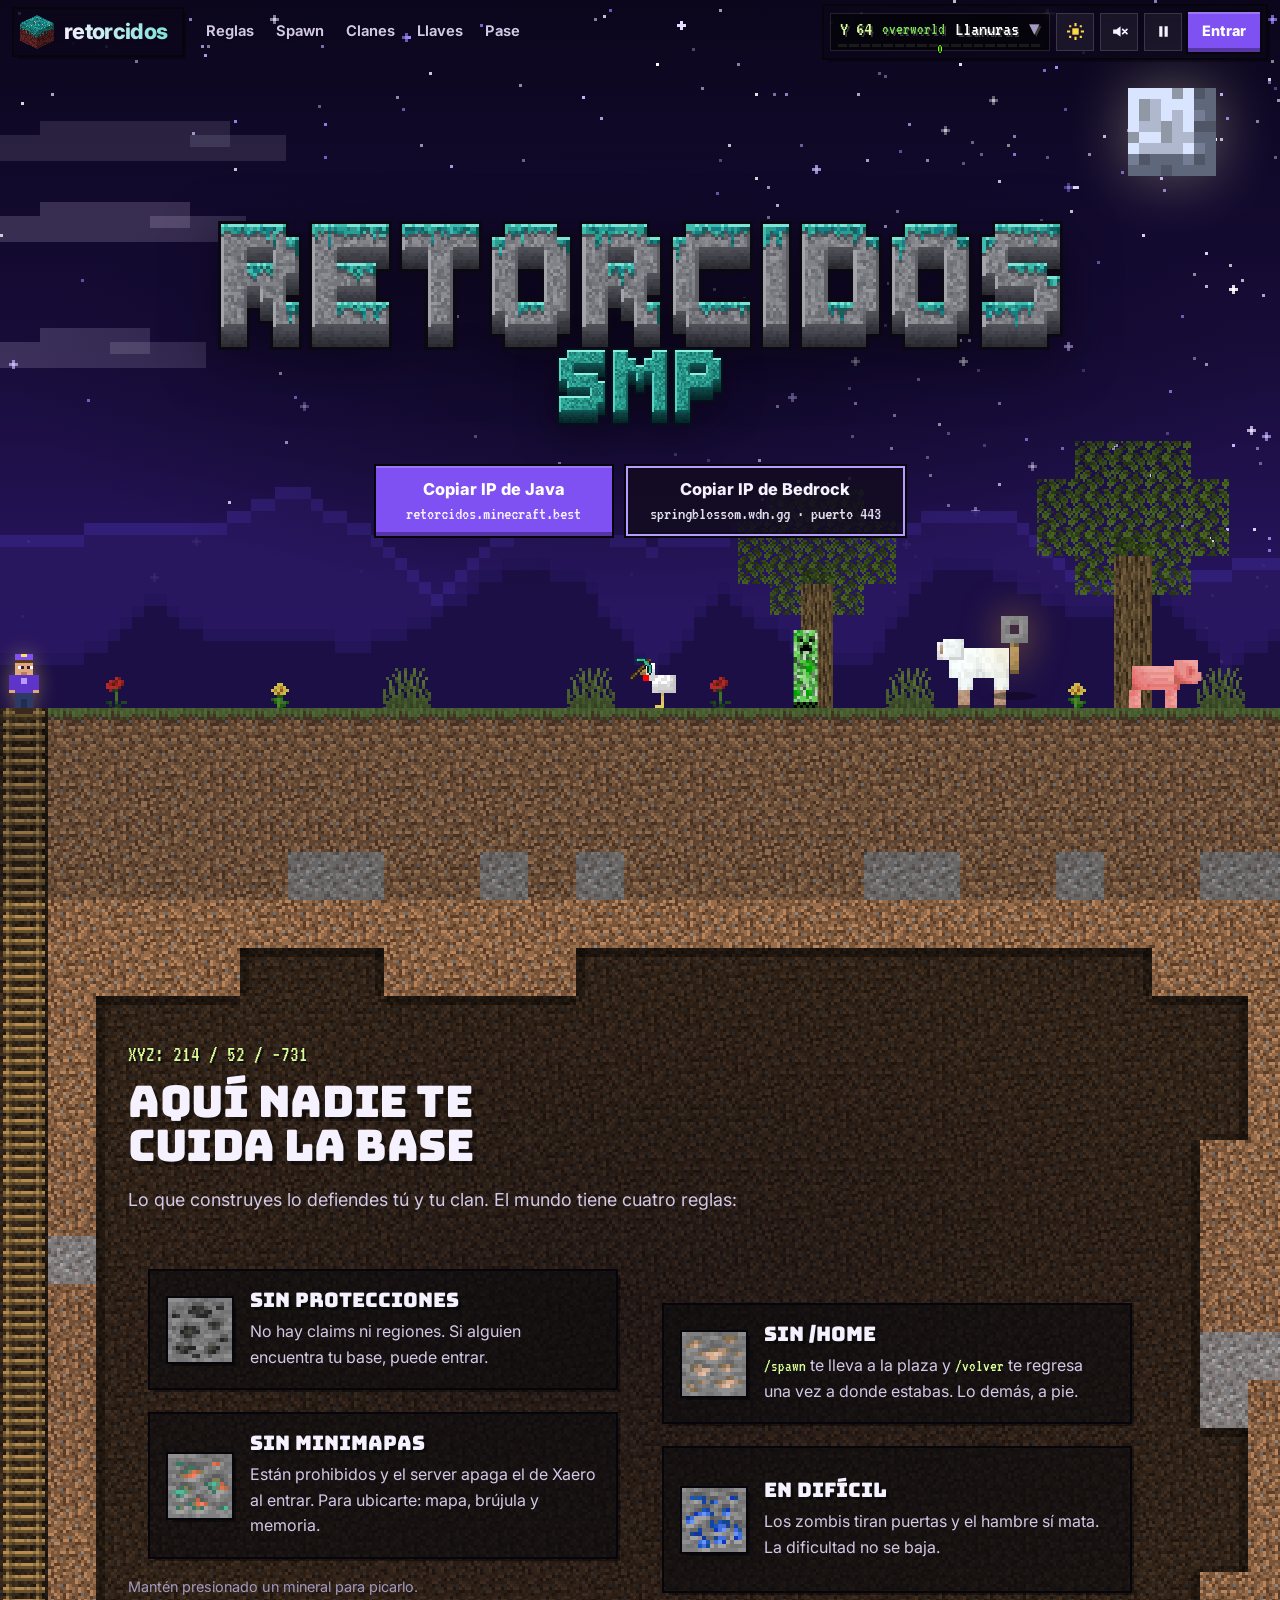
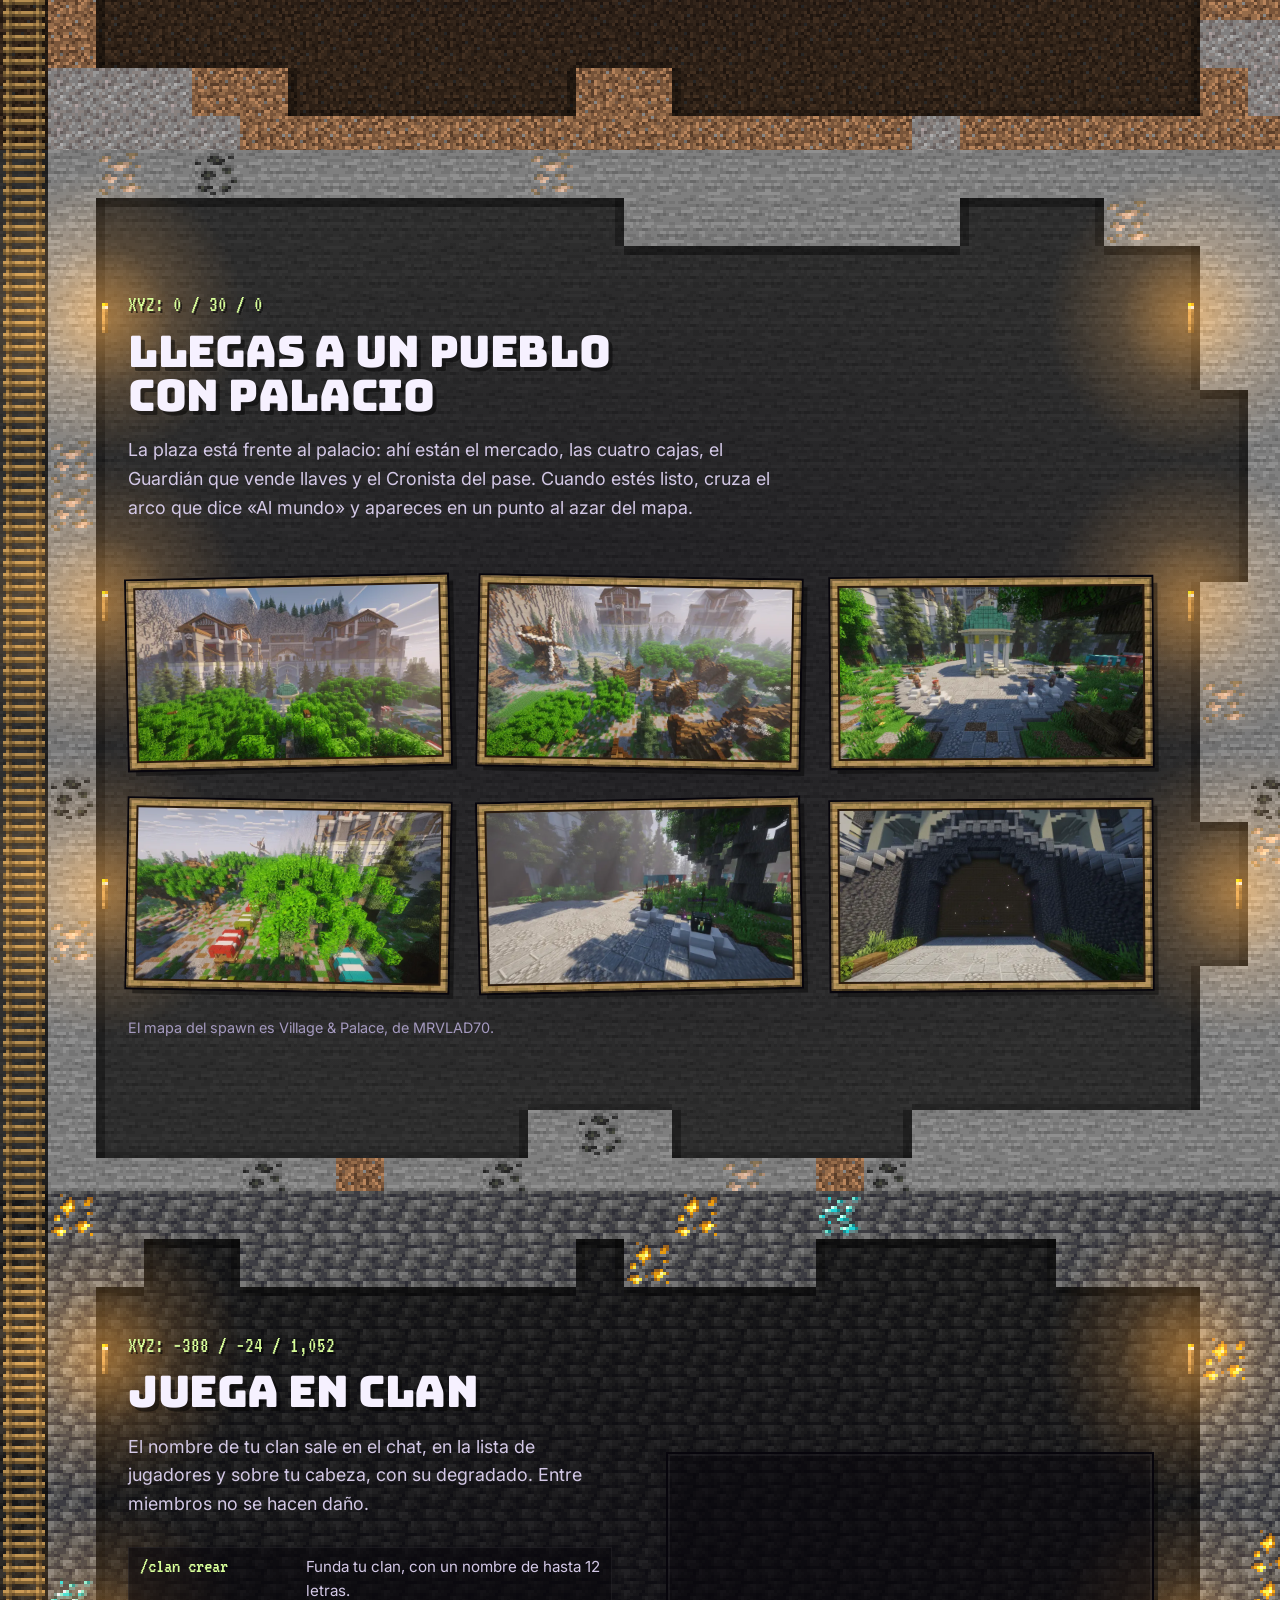
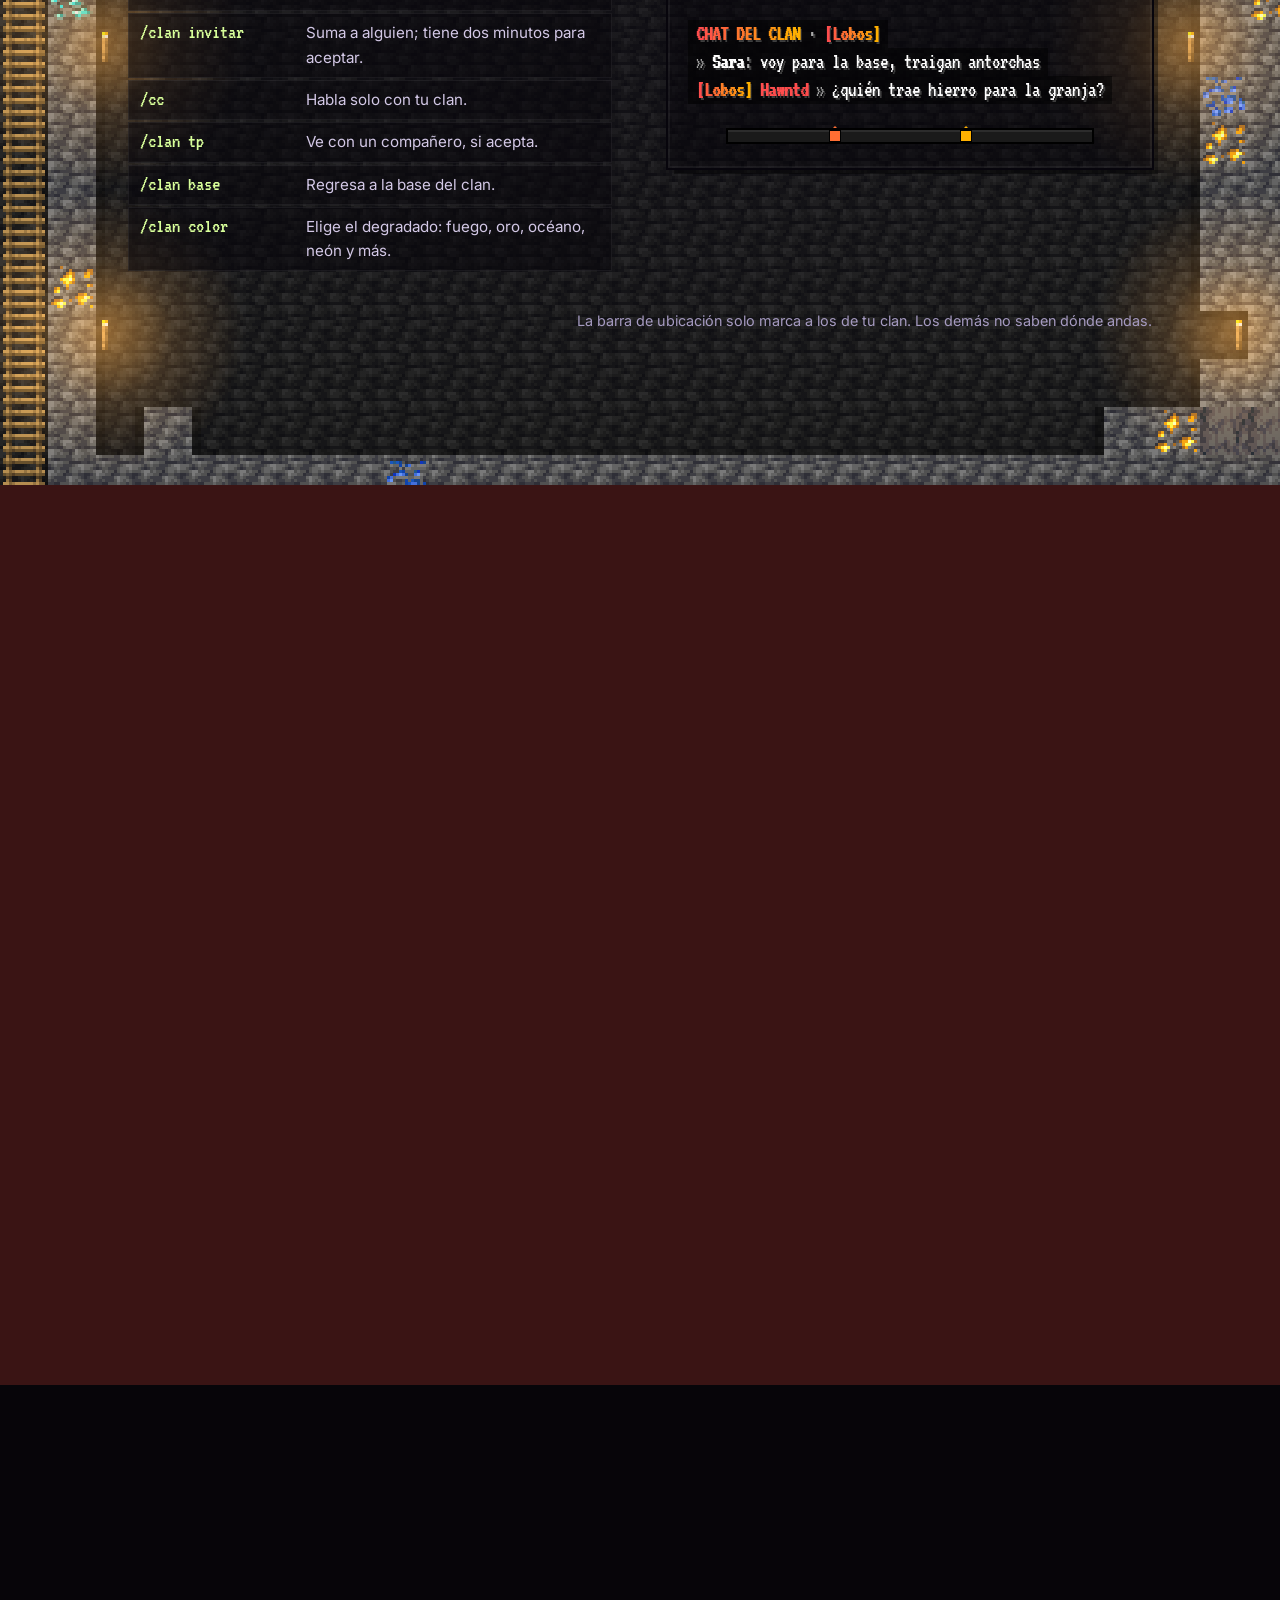
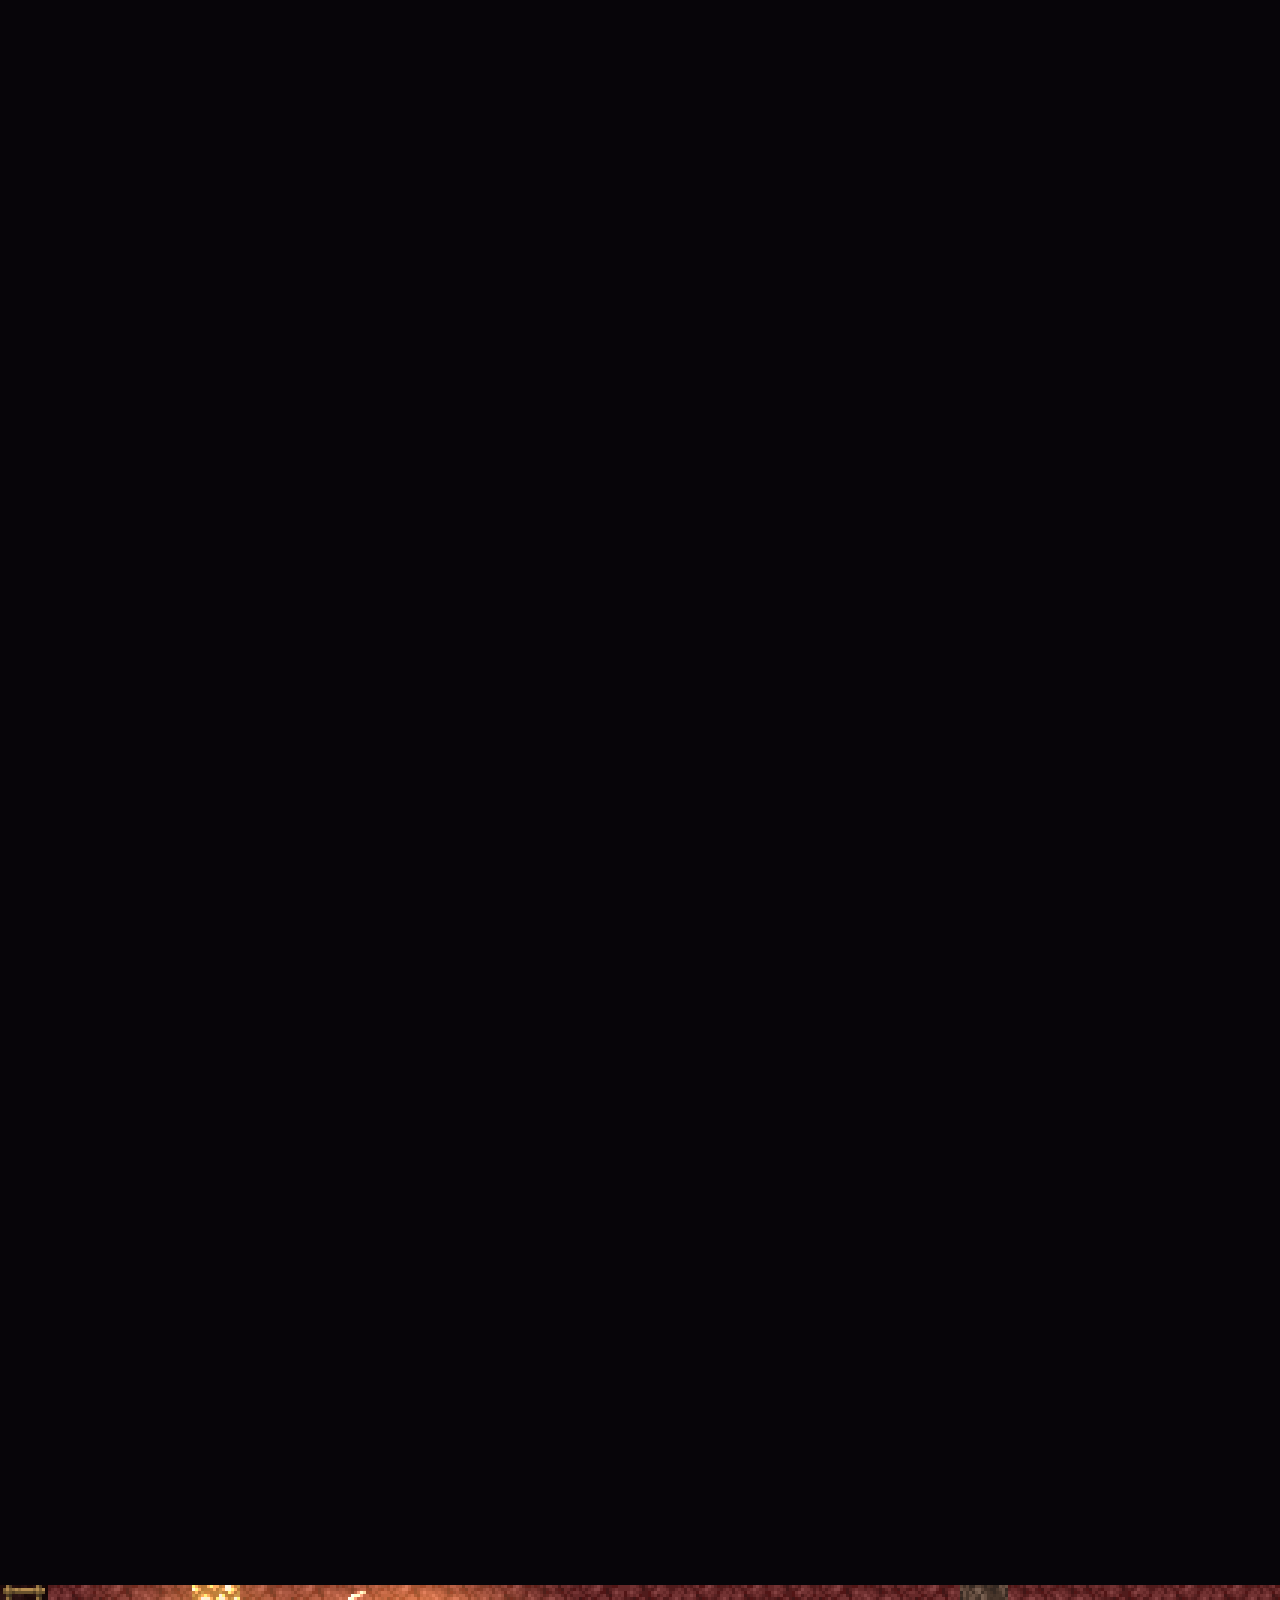
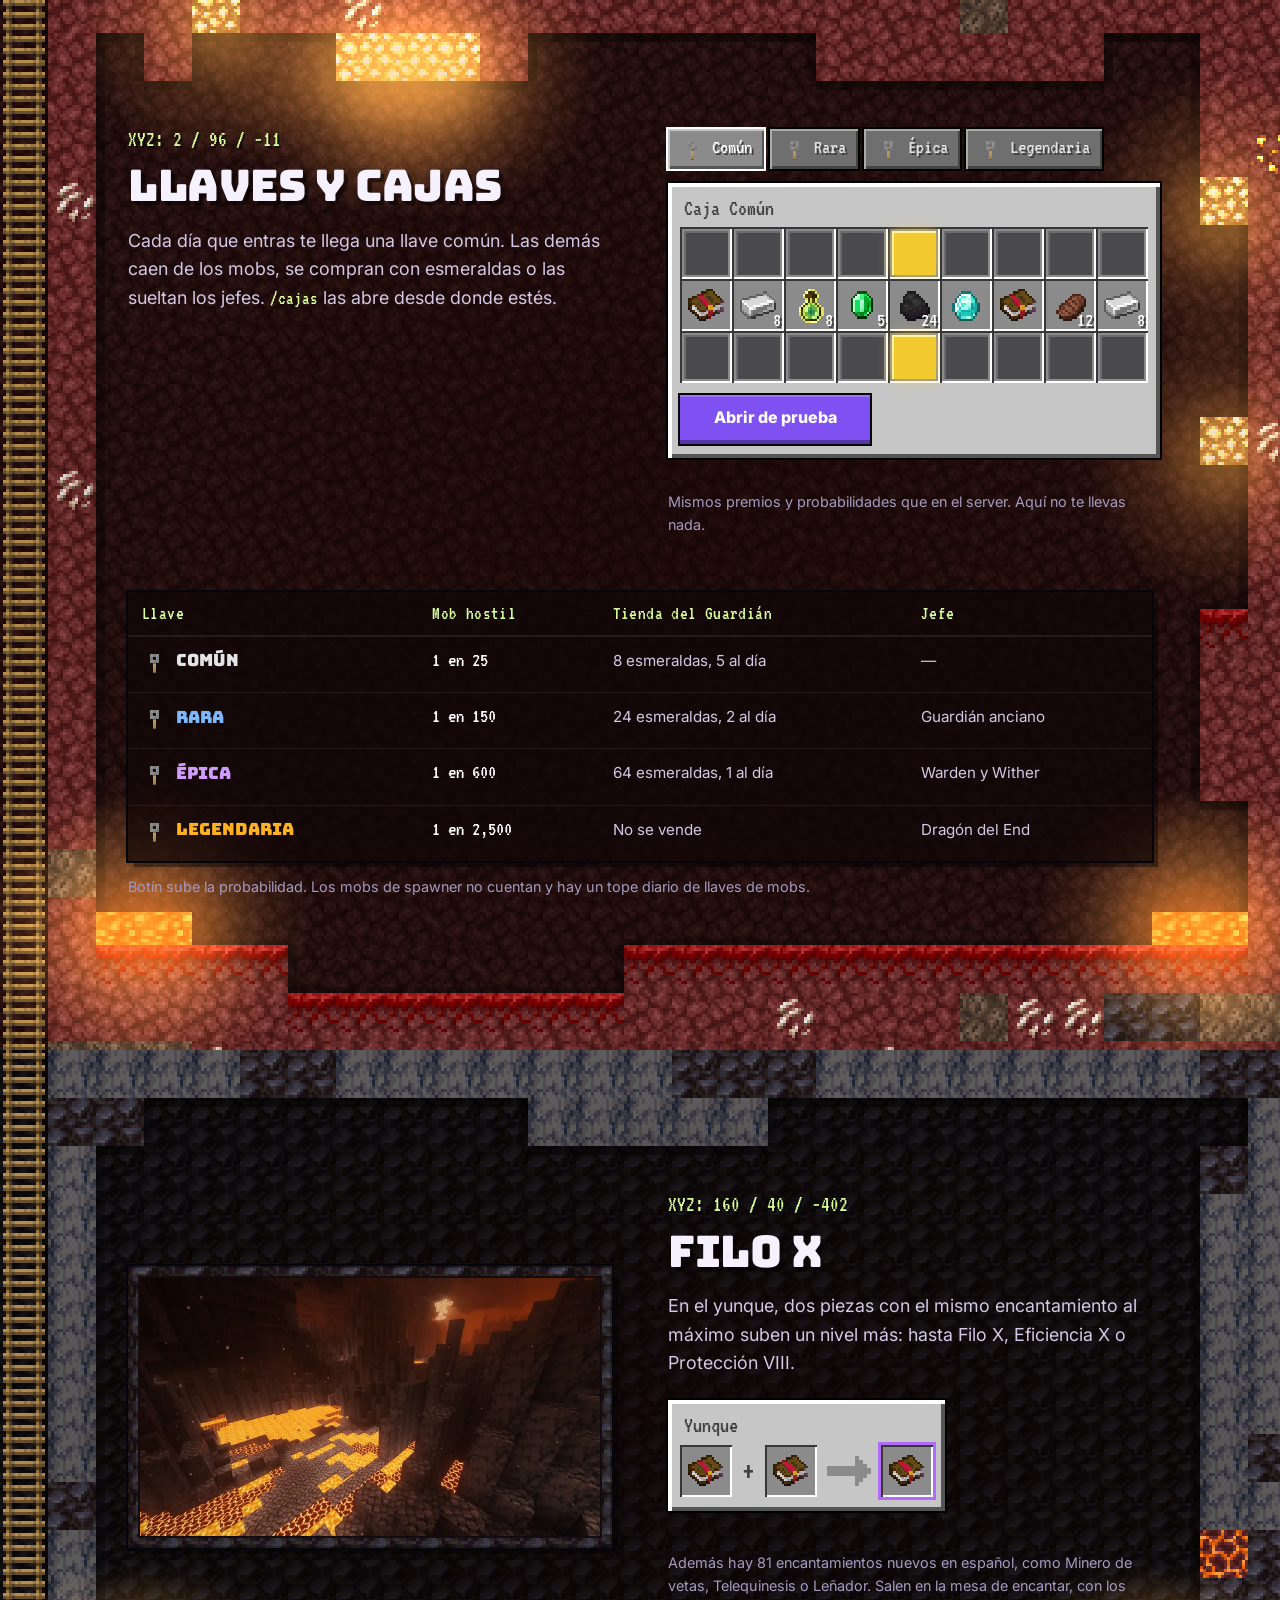
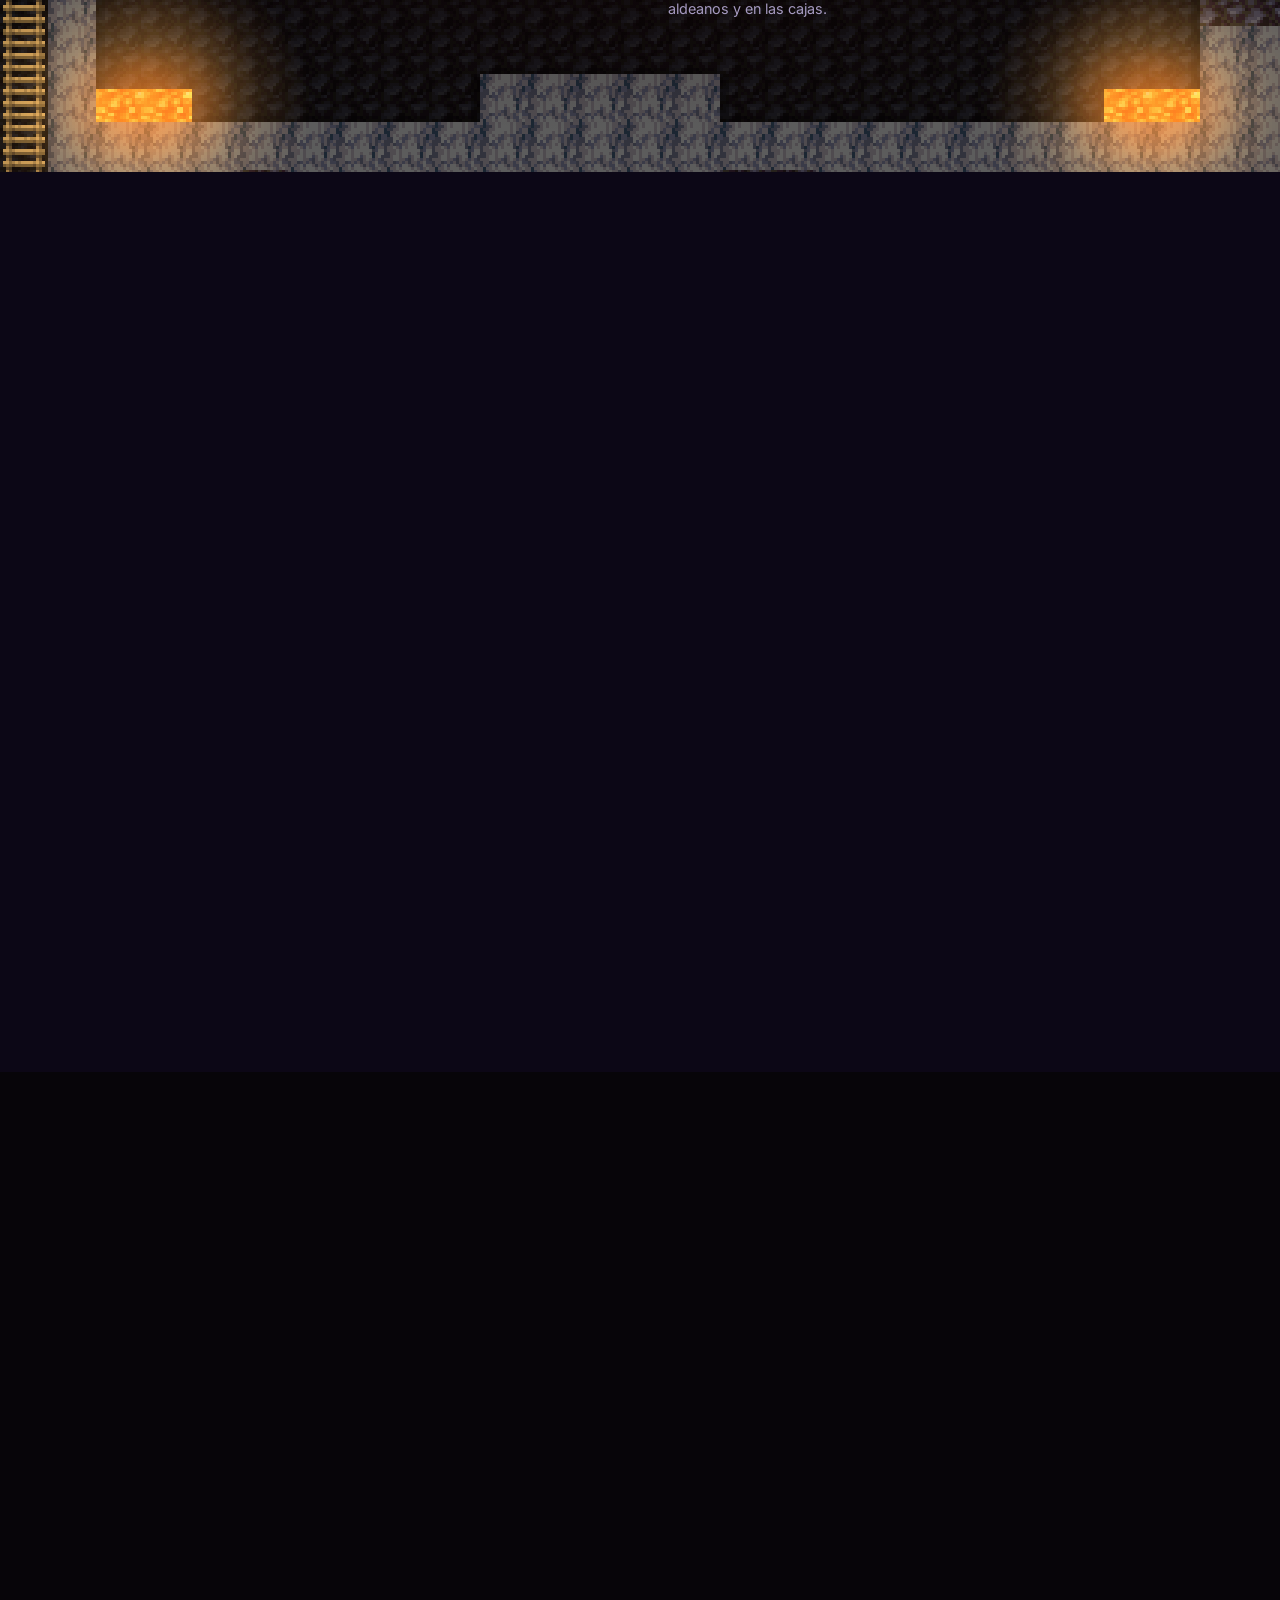
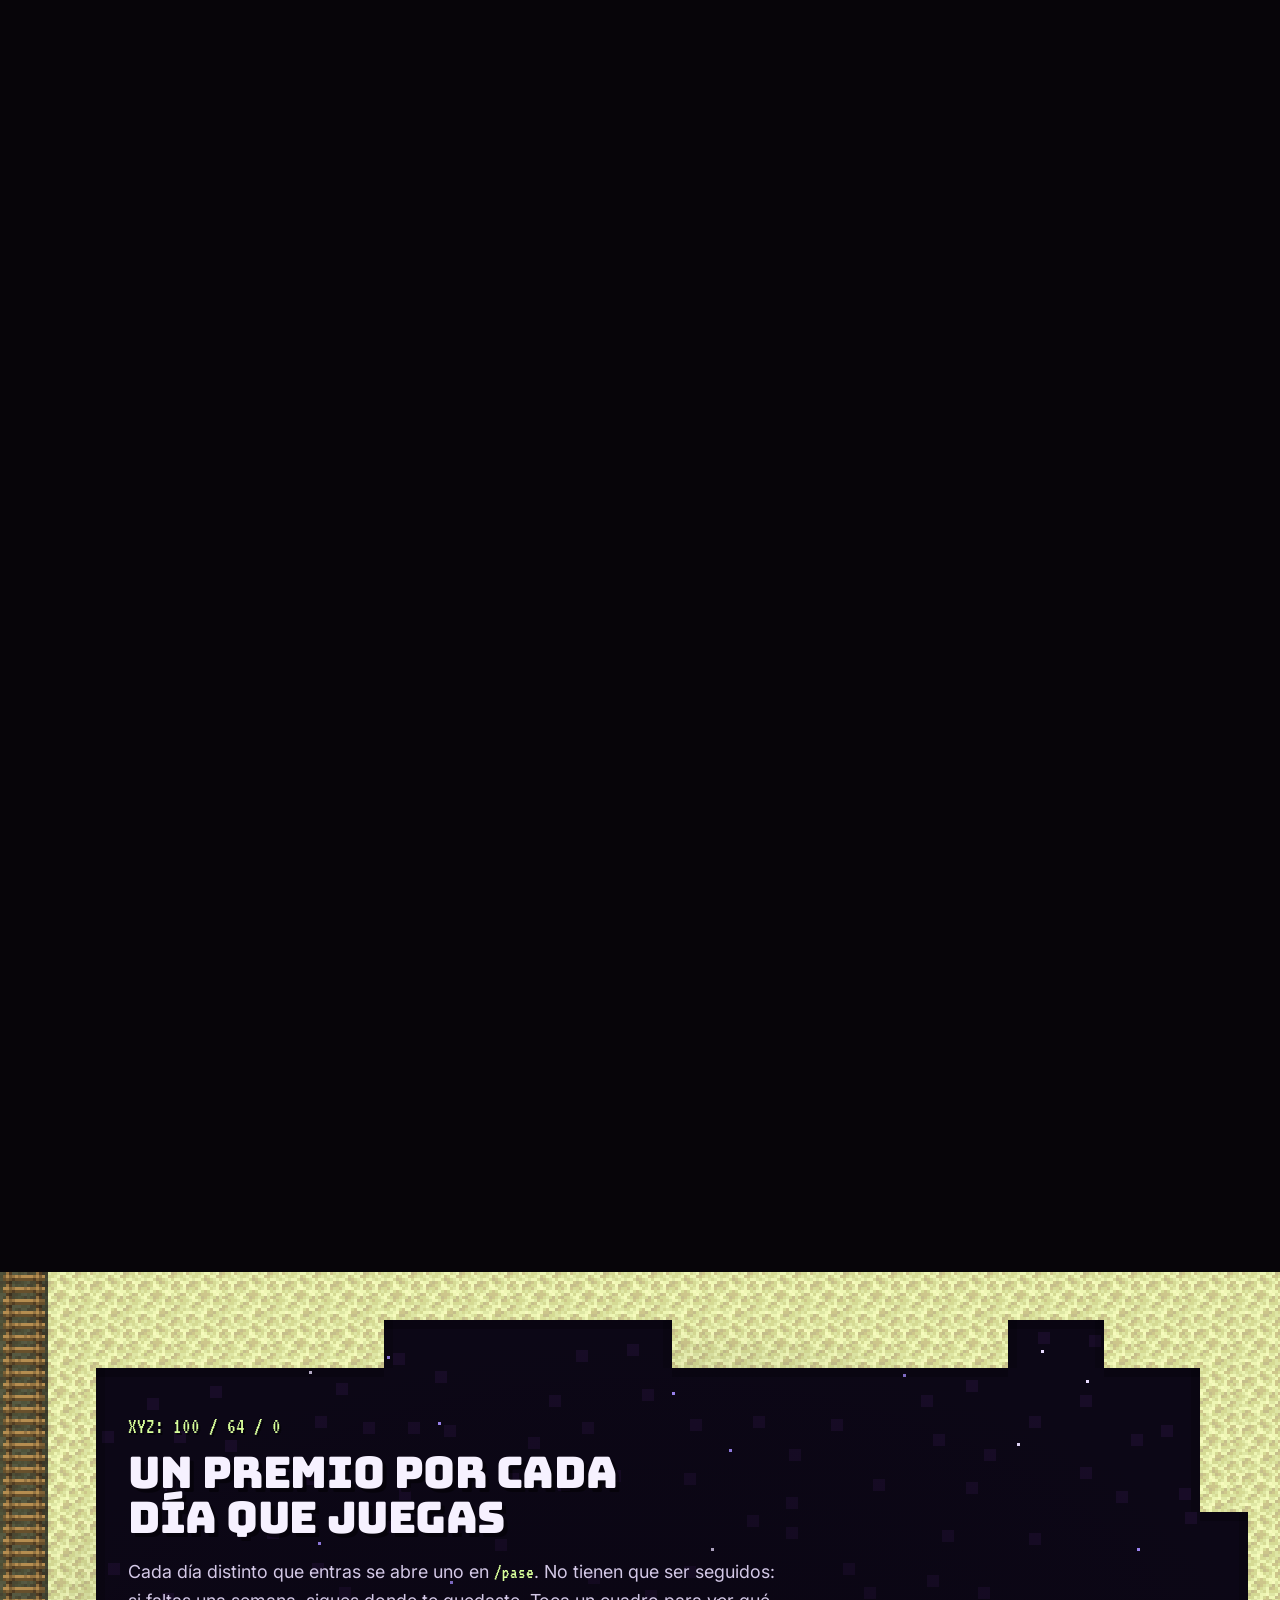
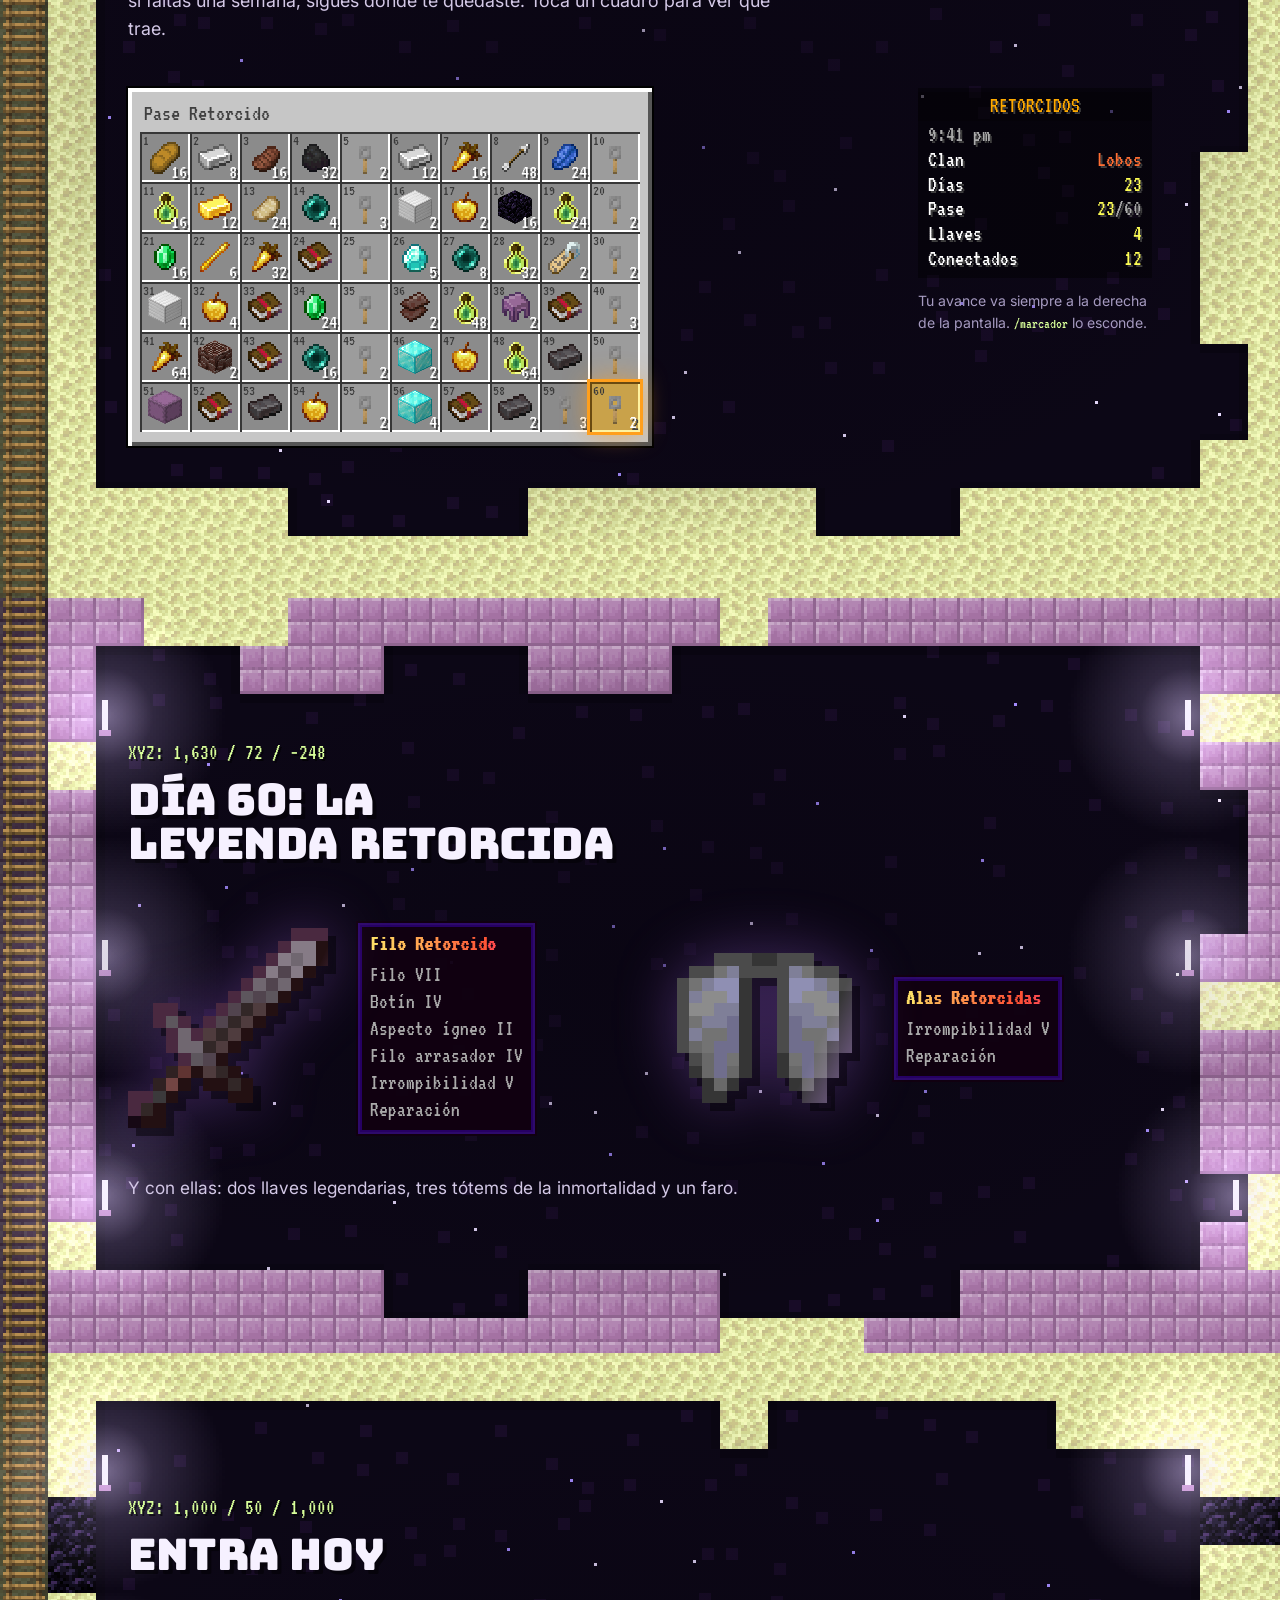
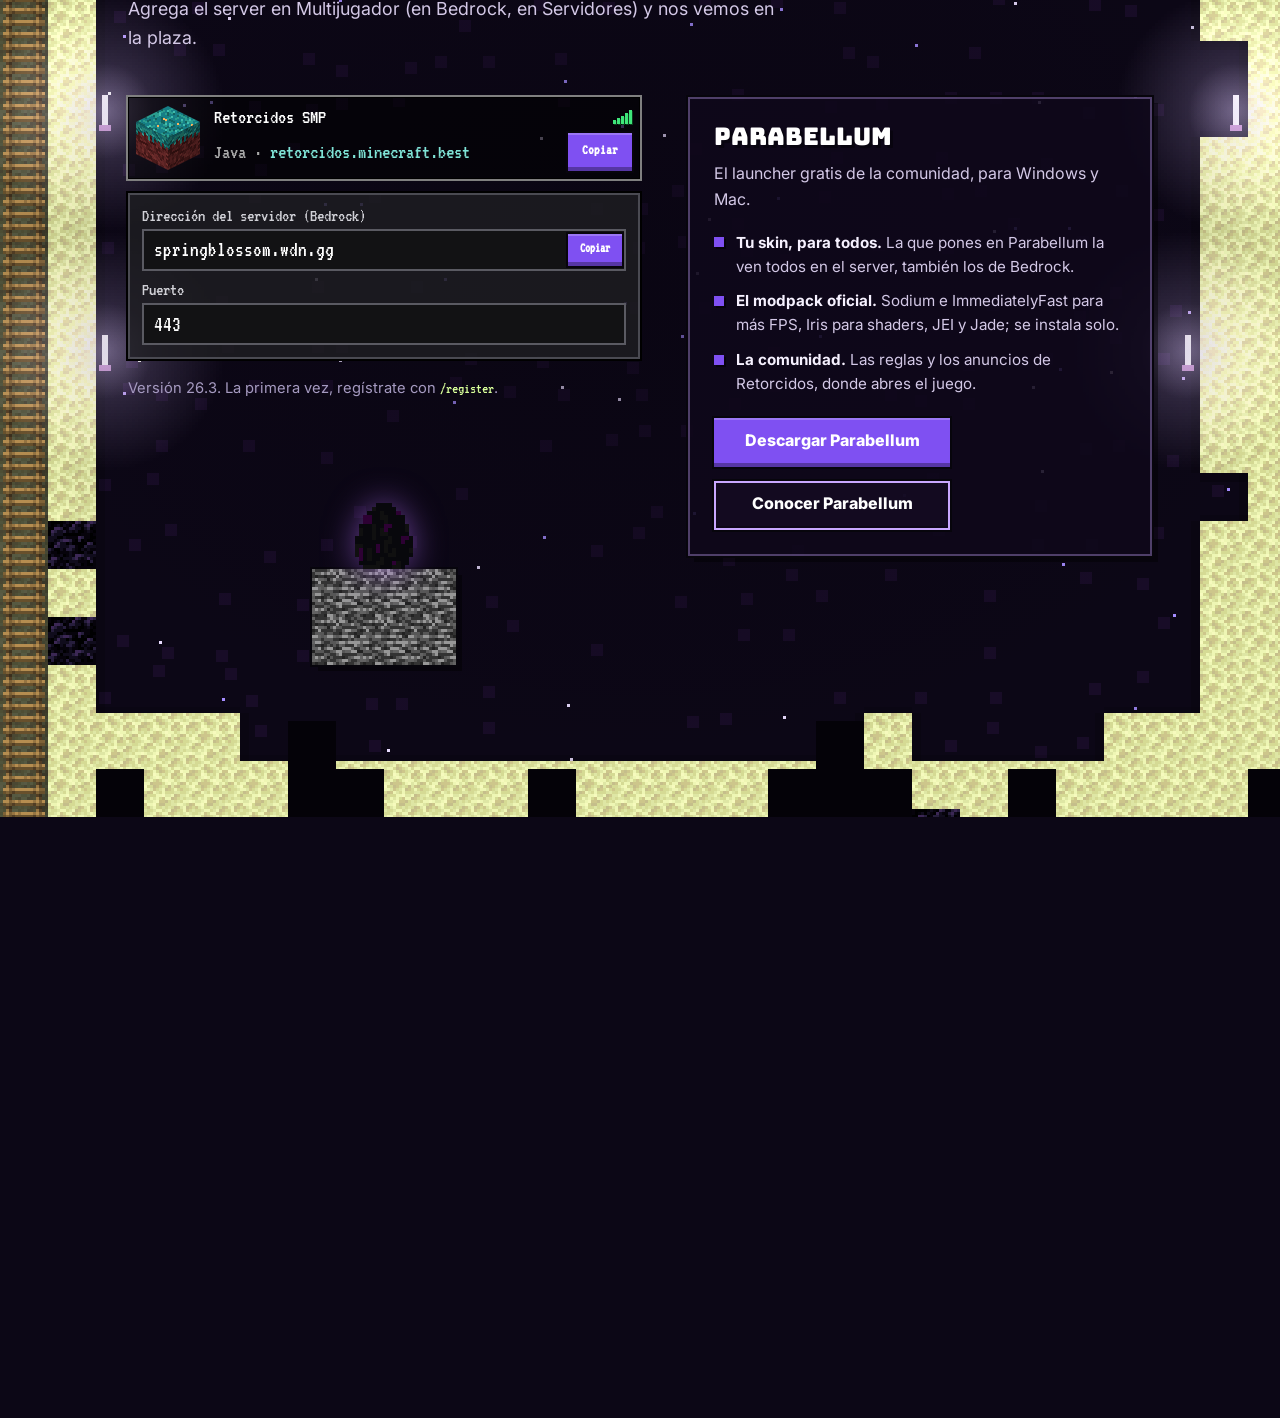
<file: index.html>
<!doctype html>
<html lang="es" data-theme="dark">
<head>
<meta charset="utf-8">
<meta name="viewport" content="width=device-width, initial-scale=1">
<title>Retorcidos SMP · Survival para Java y Bedrock</title>
<meta name="description" content="Survival en difícil para Java y Bedrock: sin protecciones, sin /home y sin minimapas. Clanes, llaves y cajas, Filo X y un pase de 60 días.">
<meta name="theme-color" content="#120a28">
<meta property="og:type" content="website">
<meta property="og:title" content="Retorcidos SMP">
<meta property="og:description" content="Survival en difícil para Java y Bedrock. Entra con retorcidos.minecraft.best.">
<meta property="og:image" content="img/compartir.jpg">
<link rel="icon" href="favicon.svg" type="image/svg+xml">
<link rel="preconnect" href="https://fonts.googleapis.com">
<link rel="preconnect" href="https://fonts.gstatic.com" crossorigin>
<link rel="stylesheet" href="https://fonts.googleapis.com/css2?family=Bungee&family=Inter:wght@400;500;600;700;800&family=VT323&display=swap">
<link rel="stylesheet" href="css/sitio.css">
<link rel="preload" href="img/mc/atlas.png" as="image">
<link rel="preload" href="img/mc/atlas.json" as="fetch" crossorigin>
<script>
  // El cielo que eligió la persona (de noche si nunca eligió), antes de pintar, para que no parpadee.
  try { if (localStorage.getItem('retorcidos-cielo') === 'light') document.documentElement.dataset.theme = 'light'; } catch (e) {}
</script>
<script type="module" src="js/viaje.js"></script>
</head>
<body data-dim="overworld">
<a class="skip-link" href="#main">Saltar al contenido</a>

<header class="site-header" id="site-header">
  <div class="hud-left">
    <a class="brand hud-island" id="brand" href="#inicio" aria-label="Retorcidos SMP, volver arriba">
      <img data-px-img="iso:own:warpedTop|own:warpedNylium" alt="" width="34" height="34"><span>retorcidos</span>
    </a>
    <nav class="main-nav" aria-label="Secciones">
      <a href="#reglas">Reglas</a>
      <a href="#spawn">Spawn</a>
      <a href="#clanes">Clanes</a>
      <a href="#llaves">Llaves</a>
      <a href="#pase">Pase</a>
    </nav>
  </div>
  <div class="header-actions hud-island">
    <div class="f3">
      <button class="f3-chip" id="f3-chip" type="button" aria-expanded="false" aria-controls="biome-list" title="Capas">
        <span class="f3-y" id="f3-y">Y 64</span><span class="f3-dim" id="f3-dim">overworld</span><span class="f3-biome" id="f3-biome">Llanuras</span><span class="f3-caret" aria-hidden="true">▾</span>
        <span class="xp" aria-hidden="true"><span class="xp-bar"><span id="xp-fill"></span></span><span class="xp-level" id="xp-level">0</span></span>
      </button>
      <div class="biome-list" id="biome-list" hidden></div>
    </div>
    <button class="icon-btn theme-btn" id="theme-toggle" type="button" data-label-light="Que amanezca" data-label-dark="Que anochezca" aria-label="Que amanezca" title="Que amanezca">
      <svg class="ico-sun" viewBox="0 0 16 16" aria-hidden="true"><path d="M5 5h6v6H5z"></path><path d="M7 0h2v3H7zM7 13h2v3H7zM0 7h3v2H0zM13 7h3v2h-3zM2 2h2v2H2zM12 2h2v2h-2zM2 12h2v2H2zM12 12h2v2h-2z"></path></svg>
      <svg class="ico-moon" viewBox="0 0 16 16" aria-hidden="true"><path d="M6 1h5v2H8v2H6v6h2v2h3v2H6v-2H4v-2H3V5h1V3h2z"></path><path class="star" d="M12 5h2v2h-2zM13 9h1v1h-1z"></path></svg>
    </button>
    <button class="icon-btn" id="sound-toggle" type="button" aria-pressed="false" aria-label="Activar sonido" title="Activar sonido">
      <svg viewBox="0 0 16 16" aria-hidden="true"><path class="spk" d="M2 6h3l4-3v10l-4-3H2z"></path><path class="wave" d="M11 5.5c1 1.4 1 3.6 0 5M13 4c2 2.3 2 5.7 0 8"></path><path class="mute" d="M11 6l4 4M15 6l-4 4"></path></svg>
    </button>
    <button class="icon-btn" id="pause-motion" type="button" aria-pressed="false" aria-label="Pausar animaciones" title="Pausar animaciones">
      <svg viewBox="0 0 16 16" aria-hidden="true"><path class="pause" d="M4 3h3v10H4zM9 3h3v10H9z"></path><path class="play" d="M4 3l9 5-9 5z"></path></svg>
    </button>
    <a class="btn btn-primary btn-small" href="#entrar">Entrar</a>
  </div>
</header>

<div class="miner" id="miner" aria-hidden="true"></div>

<main id="main" tabindex="-1">

  <!-- ============================================================ la superficie -->
  <section class="hero" id="inicio" data-biome="Llanuras" data-label="La superficie" data-y="64" data-dim="overworld" aria-labelledby="titulo">
    <canvas class="sky" id="sky" aria-hidden="true"></canvas>
    <span class="shooting-stars" id="shooting-stars" aria-hidden="true"></span>
    <div class="sky-bodies" id="sky-bodies" aria-hidden="true">
      <button class="sky-body moon" type="button" tabindex="-1" data-px="sprite:moon" data-to="light"></button>
      <button class="sky-body sun" type="button" tabindex="-1" data-px="sprite:sun" data-to="dark"></button>
    </div>
    <div class="clouds" aria-hidden="true"><i class="cloud c1"></i><i class="cloud c2"></i><i class="cloud c3"></i></div>
    <div class="birds" id="birds" aria-hidden="true"></div>
    <canvas class="hills hills-far night" id="hills-far" aria-hidden="true"></canvas>
    <canvas class="hills hills-far day" id="hills-far-day" aria-hidden="true"></canvas>
    <canvas class="hills hills-near night" id="hills-near" aria-hidden="true"></canvas>
    <canvas class="hills hills-near day" id="hills-near-day" aria-hidden="true"></canvas>

    <div class="hero-copy wrap">
      <h1 class="hero-logo" id="titulo">
        <span class="logo-text">Retorcidos <span class="accent">SMP</span></span>
        <img class="logo-main" data-logo="Retorcidos" data-skin="stone" alt="" aria-hidden="true">
        <img class="logo-sub" data-logo="SMP" data-skin="warped" alt="" aria-hidden="true">
      </h1>
      <div class="btn-row">
        <button class="btn btn-primary btn-big" type="button" id="copiar-java" data-copy="retorcidos.minecraft.best"><span class="copy-label">Copiar IP de Java</span><small>retorcidos.minecraft.best</small></button>
        <button class="btn btn-ghost btn-big" type="button" data-copy="springblossom.wdn.gg"><span class="copy-label">Copiar IP de Bedrock</span><small>springblossom.wdn.gg · puerto 443</small></button>
      </div>
    </div>

    <div class="hero-stage" id="hero-stage">
      <div class="tree tree-a" data-px="sprite:tree" aria-hidden="true"></div>
      <div class="tree tree-b" data-px="sprite:tree" aria-hidden="true"></div>
      <div class="flowers" id="flowers" aria-hidden="true"></div>
      <div class="fireflies" aria-hidden="true"><i></i><i></i><i></i><i></i><i></i><i></i><i></i><i></i><i></i></div>
      <button class="drop-logo" id="drop-logo" type="button" aria-label="Recoger la llave">
        <img data-px-img="sprite:key-legendaria" alt="" width="64" height="64"><i class="drop-shadow" aria-hidden="true"></i>
      </button>
      <div class="mobs" id="mobs"></div>
      <canvas class="ground" id="ground" aria-hidden="true"></canvas>
    </div>
    <a class="dig-cue" href="#reglas" aria-label="Bajar a las reglas"><span class="pick" data-px="sprite:pickaxe" aria-hidden="true"></span></a>
  </section>

  <!-- ============================================================ Overworld: las reglas -->
  <section class="layer" id="reglas" data-material="dirt" data-biome="Bajo el pasto" data-label="Las reglas" data-y="52" data-dim="overworld" data-icon="iso:grassTop|grass" aria-labelledby="t-reglas">
    <div class="wrap">
      <div class="layer-head">
        <p class="coord">XYZ: 214 / 52 / −731</p>
        <h2 id="t-reglas">Aquí nadie te cuida la base</h2>
        <p>Lo que construyes lo defiendes tú y tu clan. El mundo tiene cuatro reglas:</p>
      </div>
      <ul class="veins">
        <li>
          <span class="mine-wrap"><button class="mine" type="button" data-block="ore:stone:coal" data-name="Carbón" aria-label="Picar el mineral de carbón"></button></span>
          <div><strong>Sin protecciones</strong><p>No hay claims ni regiones. Si alguien encuentra tu base, puede entrar.</p></div>
        </li>
        <li>
          <span class="mine-wrap"><button class="mine" type="button" data-block="ore:stone:iron" data-name="Hierro" aria-label="Picar el mineral de hierro"></button></span>
          <div><strong>Sin /home</strong><p><code>/spawn</code> te lleva a la plaza y <code>/volver</code> te regresa una vez a donde estabas. Lo demás, a pie.</p></div>
        </li>
        <li>
          <span class="mine-wrap"><button class="mine" type="button" data-block="ore:stone:copper" data-name="Cobre" aria-label="Picar el mineral de cobre"></button></span>
          <div><strong>Sin minimapas</strong><p>Están prohibidos y el server apaga el de Xaero al entrar. Para ubicarte: mapa, brújula y memoria.</p></div>
        </li>
        <li>
          <span class="mine-wrap"><button class="mine" type="button" data-block="ore:stone:lapis" data-name="Lapislázuli" aria-label="Picar el mineral de lapislázuli"></button></span>
          <div><strong>En difícil</strong><p>Los zombis tiran puertas y el hambre sí mata. La dificultad no se baja.</p></div>
        </li>
      </ul>
      <p class="hint">Mantén presionado un mineral para picarlo.</p>
    </div>
  </section>

  <!-- ============================================================ Overworld: el spawn -->
  <section class="layer" id="spawn" data-material="cave" data-biome="Cueva" data-label="El spawn" data-y="30" data-dim="overworld" data-icon="iso:planks|planks" aria-labelledby="t-spawn">
    <div class="wrap">
      <div class="layer-head">
        <p class="coord">XYZ: 0 / 30 / 0</p>
        <h2 id="t-spawn">Llegas a un pueblo con palacio</h2>
        <p>La plaza está frente al palacio: ahí están el mercado, las cuatro cajas, el Guardián que vende llaves y el Cronista del pase. Cuando estés listo, cruza el arco que dice «Al mundo» y apareces en un punto al azar del mapa.</p>
      </div>
      <div class="gallery">
        <ul class="frames">
          <li><button class="frame" type="button" data-full="img/palacio-1920.webp" data-alt="El palacio del spawn, con el bosque y la montaña detrás." aria-label="Ver en grande: el palacio"><span class="frame-wood" data-px="tex:planks"><img src="img/palacio-768.webp" srcset="img/palacio-768.webp 768w, img/palacio-1280.webp 1280w" sizes="(max-width: 699px) 74vw, (max-width: 1099px) 44vw, 340px" width="768" height="432" loading="lazy" decoding="async" alt="El palacio del spawn, con el bosque y la montaña detrás."></span></button></li>
          <li><button class="frame" type="button" data-full="img/pueblo-1920.webp" data-alt="El pueblo visto desde arriba: el molino, las casas y el palacio al fondo." aria-label="Ver en grande: el pueblo"><span class="frame-wood" data-px="tex:planks"><img src="img/pueblo-768.webp" srcset="img/pueblo-768.webp 768w, img/pueblo-1280.webp 1280w" sizes="(max-width: 699px) 74vw, (max-width: 1099px) 44vw, 340px" width="768" height="432" loading="lazy" decoding="async" alt="El pueblo visto desde arriba: el molino, las casas y el palacio al fondo."></span></button></li>
          <li><button class="frame" type="button" data-full="img/plaza-1920.webp" data-alt="La plaza del spawn con su kiosco y las bancas." aria-label="Ver en grande: la plaza"><span class="frame-wood" data-px="tex:planks"><img src="img/plaza-768.webp" srcset="img/plaza-768.webp 768w, img/plaza-1280.webp 1280w" sizes="(max-width: 699px) 74vw, (max-width: 1099px) 44vw, 340px" width="768" height="432" loading="lazy" decoding="async" alt="La plaza del spawn con su kiosco y las bancas."></span></button></li>
          <li><button class="frame" type="button" data-full="img/mercado-1920.webp" data-alt="Los puestos del mercado del pueblo." aria-label="Ver en grande: el mercado"><span class="frame-wood" data-px="tex:planks"><img src="img/mercado-768.webp" srcset="img/mercado-768.webp 768w, img/mercado-1280.webp 1280w" sizes="(max-width: 699px) 74vw, (max-width: 1099px) 44vw, 340px" width="768" height="432" loading="lazy" decoding="async" alt="Los puestos del mercado del pueblo."></span></button></li>
          <li><button class="frame" type="button" data-full="img/cajas-1920.webp" data-alt="Las cajas épica y legendaria en la plaza." aria-label="Ver en grande: las cajas"><span class="frame-wood" data-px="tex:planks"><img src="img/cajas-768.webp" srcset="img/cajas-768.webp 768w, img/cajas-1280.webp 1280w" sizes="(max-width: 699px) 74vw, (max-width: 1099px) 44vw, 340px" width="768" height="432" loading="lazy" decoding="async" alt="Las cajas épica y legendaria en la plaza."></span></button></li>
          <li><button class="frame" type="button" data-full="img/puerta-1920.webp" data-alt="El arco de la entrada del pueblo, que manda al mundo." aria-label="Ver en grande: el arco"><span class="frame-wood" data-px="tex:planks"><img src="img/puerta-768.webp" srcset="img/puerta-768.webp 768w, img/puerta-1280.webp 1280w" sizes="(max-width: 699px) 74vw, (max-width: 1099px) 44vw, 340px" width="768" height="432" loading="lazy" decoding="async" alt="El arco de la entrada del pueblo, que manda al mundo."></span></button></li>
        </ul>
        <p class="credit">El mapa del spawn es Village &amp; Palace, de MRVLAD70.</p>
      </div>
    </div>
  </section>

  <!-- ============================================================ Overworld: clanes -->
  <section class="layer" id="clanes" data-material="deepslate" data-biome="Pizarra profunda" data-label="Clanes" data-y="-24" data-dim="overworld" data-icon="sprite:face-retorcido" aria-labelledby="t-clanes">
    <div class="wrap split-2">
      <div>
        <div class="layer-head">
          <p class="coord">XYZ: −388 / −24 / 1,052</p>
          <h2 id="t-clanes">Juega en clan</h2>
          <p>El nombre de tu clan sale en el chat, en la lista de jugadores y sobre tu cabeza, con su degradado. Entre miembros no se hacen daño.</p>
        </div>
        <dl class="commands">
          <div><dt>/clan crear</dt><dd>Funda tu clan, con un nombre de hasta 12 letras.</dd></div>
          <div><dt>/clan invitar</dt><dd>Suma a alguien; tiene dos minutos para aceptar.</dd></div>
          <div><dt>/cc</dt><dd>Habla solo con tu clan.</dd></div>
          <div><dt>/clan tp</dt><dd>Ve con un compañero, si acepta.</dd></div>
          <div><dt>/clan base</dt><dd>Regresa a la base del clan.</dd></div>
          <div><dt>/clan color</dt><dd>Elige el degradado: fuego, oro, océano, neón y más.</dd></div>
        </dl>
      </div>
      <div class="game-screen" role="img" aria-label="El chat del juego con mensajes del clan Lobos, y la barra de ubicación con dos compañeros de clan.">
        <div class="chat" id="chat" aria-hidden="true"></div>
        <div class="locator" aria-hidden="true">
          <div class="locator-bar"><i class="t1"></i><i class="t2"></i></div>
        </div>
      </div>
    </div>
    <div class="wrap">
      <p class="note" style="margin-top: 22px; text-align: right;">La barra de ubicación solo marca a los de tu clan. Los demás no saben dónde andas.</p>
    </div>
  </section>

  <!-- ============================================================ el portal al Nether -->
  <section class="cruce cruce-nether" id="portal-nether" data-cruce="nether" data-biome="Roca madre" data-label="Portal al Nether" data-y="-59" data-dim="overworld" aria-labelledby="t-portal-nether">
    <div class="cruce-stage" data-material="diamond" data-shaft="none" data-seed="cruce-nether">
      <div class="cruce-view">
        <div class="cruce-floor" data-px="tex:bedrock" aria-hidden="true"></div>
        <div class="np" aria-hidden="true">
          <canvas class="np-frame"></canvas>
          <canvas class="np-swirl"></canvas>
        </div>
      </div>
      <div class="cruce-copy">
        <p class="coord">XYZ: 12 / −59 / −88</p>
        <h2 id="t-portal-nether">Al Nether</h2>
        <p>Del otro lado están las llaves, las cajas y Filo X.</p>
        <span class="cruce-cue">Sigue bajando</span>
      </div>
    </div>
  </section>

  <!-- ============================================================ Nether: llaves y cajas -->
  <section class="layer" id="llaves" data-material="nether" data-biome="Páramos del Nether" data-label="Llaves y cajas" data-y="96" data-dim="nether" data-particles="embers" data-icon="sprite:key-legendaria" aria-labelledby="t-llaves">
    <div class="wrap split-2 top">
      <div class="layer-head">
        <p class="coord">XYZ: 2 / 96 / −11</p>
        <h2 id="t-llaves">Llaves y cajas</h2>
        <p>Cada día que entras te llega una llave común. Las demás caen de los mobs, se compran con esmeraldas o las sueltan los jefes. <code>/cajas</code> las abre desde donde estés.</p>
      </div>
      <div class="crate" id="caja">
        <div class="crate-tabs" role="group" aria-label="Elige la caja">
          <button type="button" data-caja="comun" aria-selected="true"><i data-px="sprite:key-comun" aria-hidden="true"></i><span>Común</span></button>
          <button type="button" data-caja="rara" aria-selected="false"><i data-px="sprite:key-rara" aria-hidden="true"></i><span>Rara</span></button>
          <button type="button" data-caja="epica" aria-selected="false"><i data-px="sprite:key-epica" aria-hidden="true"></i><span>Épica</span></button>
          <button type="button" data-caja="legendaria" aria-selected="false"><i data-px="sprite:key-legendaria" aria-hidden="true"></i><span>Legendaria</span></button>
        </div>
        <div class="gui crate-gui">
          <p class="gui-title crate-title">Caja Común</p>
          <div class="crate-rows">
            <div class="panes" aria-hidden="true"><span class="slot pane"></span><span class="slot pane"></span><span class="slot pane"></span><span class="slot pane"></span><span class="slot pane mark"></span><span class="slot pane"></span><span class="slot pane"></span><span class="slot pane"></span><span class="slot pane"></span></div>
            <div class="crate-window" aria-hidden="true"><div class="crate-strip"></div></div>
            <div class="panes" aria-hidden="true"><span class="slot pane"></span><span class="slot pane"></span><span class="slot pane"></span><span class="slot pane"></span><span class="slot pane mark"></span><span class="slot pane"></span><span class="slot pane"></span><span class="slot pane"></span><span class="slot pane"></span></div>
          </div>
          <div class="crate-foot">
            <button class="btn btn-primary" type="button" id="caja-girar">Abrir de prueba</button>
            <p class="crate-result" aria-live="polite"></p>
          </div>
        </div>
        <p class="note">Mismos premios y probabilidades que en el server. Aquí no te llevas nada.</p>
      </div>
    </div>
    <div class="wrap keys-wrap">
      <table class="keys-table">
        <caption class="sr-only">Cómo conseguir cada llave</caption>
        <thead>
          <tr><th scope="col">Llave</th><th scope="col">Mob hostil</th><th scope="col">Tienda del Guardián</th><th scope="col">Jefe</th></tr>
        </thead>
        <tbody>
          <tr><th scope="row"><span style="--color: #e4e4e8"><i data-px="sprite:key-comun"></i>Común</span></th><td data-col="Mob hostil"><span class="odds">1 en 25</span></td><td data-col="Tienda">8 esmeraldas, 5 al día</td><td data-col="Jefe">—</td></tr>
          <tr><th scope="row"><span style="--color: #7db8ff"><i data-px="sprite:key-rara"></i>Rara</span></th><td data-col="Mob hostil"><span class="odds">1 en 150</span></td><td data-col="Tienda">24 esmeraldas, 2 al día</td><td data-col="Jefe">Guardián anciano</td></tr>
          <tr><th scope="row"><span style="--color: #d29cff"><i data-px="sprite:key-epica"></i>Épica</span></th><td data-col="Mob hostil"><span class="odds">1 en 600</span></td><td data-col="Tienda">64 esmeraldas, 1 al día</td><td data-col="Jefe">Warden y Wither</td></tr>
          <tr><th scope="row"><span style="--color: #ffb21f"><i data-px="sprite:key-legendaria"></i>Legendaria</span></th><td data-col="Mob hostil"><span class="odds">1 en 2,500</span></td><td data-col="Tienda">No se vende</td><td data-col="Jefe">Dragón del End</td></tr>
        </tbody>
      </table>
      <p class="note">Botín sube la probabilidad. Los mobs de spawner no cuentan y hay un tope diario de llaves de mobs.</p>
    </div>
  </section>

  <!-- ============================================================ Nether: Filo X -->
  <section class="layer" id="filo" data-material="deltas" data-biome="Deltas de basalto" data-label="Filo X" data-y="40" data-dim="nether" data-particles="embers" data-icon="sprite:sword-netherite" aria-labelledby="t-filo">
    <div class="wrap split-2">
      <div class="painting">
        <span class="frame-wood" data-px="tex:blackstone"><img src="img/nether-1280.webp" srcset="img/nether-768.webp 768w, img/nether-1280.webp 1280w, img/nether-1920.webp 1920w" sizes="(max-width: 1099px) 92vw, 560px" width="1280" height="720" loading="lazy" decoding="async" alt="Deltas de basalto en el Nether, con ríos de lava, con shaders."></span>
      </div>
      <div class="stack">
        <div class="layer-head">
          <p class="coord">XYZ: 160 / 40 / −402</p>
          <h2 id="t-filo">Filo X</h2>
          <p>En el yunque, dos piezas con el mismo encantamiento al máximo suben un nivel más: hasta Filo X, Eficiencia X o Protección VIII.</p>
        </div>
        <div class="gui" style="justify-self: start;">
          <p class="gui-title">Yunque</p>
          <div class="anvil-row">
            <button class="slot glint" type="button" data-tip="Libro encantado|Filo IX"><i data-px="sprite:book" aria-hidden="true"></i><span class="sr-only">Libro encantado: Filo IX</span></button>
            <span class="anvil-op" aria-hidden="true">+</span>
            <button class="slot glint" type="button" data-tip="Libro encantado|Filo IX"><i data-px="sprite:book" aria-hidden="true"></i><span class="sr-only">Libro encantado: Filo IX</span></button>
            <span class="anvil-arrow" aria-hidden="true"></span>
            <button class="slot glint" type="button" data-tip="Libro encantado|Filo X"><i data-px="sprite:book" aria-hidden="true"></i><span class="sr-only">Resultado: libro encantado con Filo X</span></button>
          </div>
        </div>
        <p class="note">Además hay 81 encantamientos nuevos en español, como Minero de vetas, Telequinesis o Leñador. Salen en la mesa de encantar, con los aldeanos y en las cajas.</p>
      </div>
    </div>
  </section>

  <!-- ============================================================ el portal al End -->
  <section class="cruce cruce-end" id="portal-end" data-cruce="end" data-biome="Plaza del spawn" data-label="Portal al End" data-y="30" data-dim="overworld" aria-labelledby="t-portal-end">
    <div class="cruce-stage">
      <div class="cruce-view">
        <div class="ep-ring" aria-hidden="true"><canvas class="ep-void"></canvas></div>
      </div>
      <div class="cruce-copy">
        <p class="coord">XYZ: 4 / 30 / −9</p>
        <h2 id="t-portal-end">Al End</h2>
        <p>Solo sirve el portal del spawn. Se abre para todos el día que se anuncie.</p>
        <span class="cruce-cue">Sigue bajando</span>
      </div>
    </div>
  </section>

  <!-- ============================================================ End: el pase -->
  <section class="layer" id="pase" data-material="end" data-biome="El End" data-label="El pase" data-y="64" data-dim="end" data-particles="motes" data-icon="iso:endstone|endstone" aria-labelledby="t-pase">
    <div class="wrap">
      <div class="layer-head">
        <p class="coord">XYZ: 100 / 64 / 0</p>
        <h2 id="t-pase">Un premio por cada día que juegas</h2>
        <p>Cada día distinto que entras se abre uno en <code>/pase</code>. No tienen que ser seguidos: si faltas una semana, sigues donde te quedaste. Toca un cuadro para ver qué trae.</p>
      </div>
      <div class="pass-layout">
        <div class="gui pass-gui">
          <p class="gui-title">Pase Retorcido</p>
          <div class="pass-grid" id="pase-grid"></div>
        </div>
        <div>
          <div class="scoreboard" role="img" aria-label="El marcador a la derecha de la pantalla: hora, clan, días jugados, avance del pase, llaves y jugadores conectados.">
            <p class="sb-title">RETORCIDOS</p>
            <p class="sb-gray">9:41 pm</p>
            <p>Clan <span class="sb-clan">Lobos</span></p>
            <p>Días <b>23</b></p>
            <p>Pase <span><b>23</b><span class="sb-gray">/60</span></span></p>
            <p>Llaves <b>4</b></p>
            <p>Conectados <b>12</b></p>
          </div>
          <p class="scoreboard-note">Tu avance va siempre a la derecha de la pantalla. <code>/marcador</code> lo esconde.</p>
        </div>
      </div>
    </div>
  </section>

  <!-- ============================================================ End: la Leyenda Retorcida -->
  <section class="layer" id="leyenda" data-material="purpur" data-biome="Tierras altas del End" data-label="Día 60" data-y="72" data-dim="end" data-particles="motes" data-icon="sprite:elytra" aria-labelledby="t-leyenda">
    <div class="wrap">
      <div class="layer-head">
        <p class="coord">XYZ: 1,630 / 72 / −248</p>
        <h2 id="t-leyenda">Día 60: la Leyenda Retorcida</h2>
      </div>
      <div class="legend-items">
        <div class="legend-item">
          <div class="legend-sprite glint" aria-hidden="true"><i data-px="sprite:sword-netherite"></i></div>
          <p class="mc-tooltip">
            <b class="name"><span style="color:#ffe066">F</span><span style="color:#ffd462">i</span><span style="color:#ffc95e">l</span><span style="color:#ffbd5a">o</span> <span style="color:#ffa652">R</span><span style="color:#ff9a4e">e</span><span style="color:#ff8f4a">t</span><span style="color:#ff8346">o</span><span style="color:#ff7742">r</span><span style="color:#ff6c3e">c</span><span style="color:#ff603a">i</span><span style="color:#ff5536">d</span><span style="color:#ff4d4d">o</span></b>
            <span class="line">Filo VII</span>
            <span class="line">Botín IV</span>
            <span class="line">Aspecto ígneo II</span>
            <span class="line">Filo arrasador IV</span>
            <span class="line">Irrompibilidad V</span>
            <span class="line">Reparación</span>
          </p>
        </div>
        <div class="legend-item">
          <div class="legend-sprite glint" aria-hidden="true"><i data-px="sprite:elytra"></i></div>
          <p class="mc-tooltip">
            <b class="name"><span style="color:#ffe066">A</span><span style="color:#ffcf5f">l</span><span style="color:#ffbd5a">a</span><span style="color:#ffac55">s</span> <span style="color:#ff9a4e">R</span><span style="color:#ff8f4a">e</span><span style="color:#ff8346">t</span><span style="color:#ff7742">o</span><span style="color:#ff6c3e">r</span><span style="color:#ff603a">c</span><span style="color:#ff5838">i</span><span style="color:#ff5236">d</span><span style="color:#ff4d40">a</span><span style="color:#ff4d4d">s</span></b>
            <span class="line">Irrompibilidad V</span>
            <span class="line">Reparación</span>
          </p>
        </div>
      </div>
      <p class="legend-rest">Y con ellas: dos llaves legendarias, tres tótems de la inmortalidad y un faro.</p>
    </div>
  </section>

  <!-- ============================================================ End: entrar -->
  <section class="layer" id="entrar" data-material="outer" data-biome="Islas exteriores" data-label="Entrar" data-y="50" data-dim="end" data-particles="motes" data-icon="sprite:egg" aria-labelledby="t-entrar">
    <div class="wrap">
      <div class="layer-head">
        <p class="coord">XYZ: 1,000 / 50 / 1,000</p>
        <h2 id="t-entrar">Entra hoy</h2>
        <p>Agrega el server en Multijugador (en Bedrock, en Servidores) y nos vemos en la plaza.</p>
      </div>
      <div class="join">
        <div>
          <div class="server-list">
            <div class="server-entry">
              <img data-px-img="iso:own:warpedTop|own:warpedNylium" alt="" width="64" height="64">
              <span class="se-name">Retorcidos SMP</span>
              <span class="se-ping" aria-hidden="true"><i></i><i></i><i></i><i></i><i></i></span>
              <span class="se-motd">Java · <span>retorcidos.minecraft.best</span></span>
              <button class="btn btn-primary btn-small" type="button" data-copy="retorcidos.minecraft.best"><span class="copy-label">Copiar</span></button>
            </div>
            <div class="bedrock-form">
              <label>Dirección del servidor (Bedrock)
                <span class="field">springblossom.wdn.gg <button class="btn btn-primary btn-tiny" type="button" data-copy="springblossom.wdn.gg"><span class="copy-label">Copiar</span></button></span>
              </label>
              <label>Puerto
                <span class="field">443</span>
              </label>
            </div>
          </div>
          <p class="join-notes">Versión 26.3. La primera vez, regístrate con <code>/register</code>.</p>
          <div class="egg-stage">
            <span class="egg-pillar" data-px="tex:bedrock" aria-hidden="true"></span>
            <button class="egg" id="huevo" type="button" data-px="sprite:egg" aria-label="El huevo del dragón"></button>
          </div>
        </div>
        <div class="parabellum-card">
          <h3>Parabellum</h3>
          <p>El launcher gratis de la comunidad, para Windows y Mac.</p>
          <ul>
            <li><span><b>Tu skin, para todos.</b> La que pones en Parabellum la ven todos en el server, también los de Bedrock.</span></li>
            <li><span><b>El modpack oficial.</b> Sodium e ImmediatelyFast para más FPS, Iris para shaders, JEI y Jade; se instala solo.</span></li>
            <li><span><b>La comunidad.</b> Las reglas y los anuncios de Retorcidos, donde abres el juego.</span></li>
          </ul>
          <div class="btn-row">
            <a class="btn btn-primary" href="https://parabellum-roan.vercel.app/descargar/">Descargar Parabellum</a>
            <a class="btn btn-ghost" href="https://parabellum-roan.vercel.app/">Conocer Parabellum</a>
          </div>
        </div>
      </div>
    </div>
  </section>
</main>

<!-- ============================================================ el vacío -->
<footer class="site-footer" id="vacio">
  <div class="void-dust" aria-hidden="true"><i></i><i></i><i></i><i></i><i></i><i></i><i></i><i></i><i></i><i></i><i></i><i></i></div>
  <div class="wrap footer-inner">
    <div class="footer-top">
      <div class="footer-brand">
        <a class="brand" href="#inicio"><img data-px-img="iso:own:warpedTop|own:warpedNylium" alt="" width="30" height="30"><span>retorcidos</span></a>
      </div>
      <nav class="footer-col footer-dig" aria-labelledby="f-capas">
        <p class="footer-kicker" id="f-capas">El viaje</p>
        <ul>
          <li><a href="#reglas"><i data-px="iso:grassTop|grass" aria-hidden="true"></i><span>Las reglas</span><small>Y 52</small></a></li>
          <li><a href="#spawn"><i data-px="iso:planks|planks" aria-hidden="true"></i><span>El spawn</span><small>Y 30</small></a></li>
          <li><a href="#clanes"><i data-px="sprite:face-retorcido" aria-hidden="true"></i><span>Clanes</span><small>Y −24</small></a></li>
          <li><a href="#llaves"><i data-px="sprite:key-legendaria" aria-hidden="true"></i><span>Llaves y cajas</span><small>Y 96</small></a></li>
          <li><a href="#filo"><i data-px="sprite:sword-netherite" aria-hidden="true"></i><span>Filo X</span><small>Y 40</small></a></li>
          <li><a href="#pase"><i data-px="iso:endstone|endstone" aria-hidden="true"></i><span>El pase</span><small>Y 64</small></a></li>
          <li><a href="#leyenda"><i data-px="sprite:elytra" aria-hidden="true"></i><span>Día 60</span><small>Y 72</small></a></li>
          <li><a href="#entrar"><i data-px="sprite:egg" aria-hidden="true"></i><span>Entrar</span><small>Y 50</small></a></li>
        </ul>
      </nav>
      <div class="footer-col">
        <p class="footer-kicker">Jugar</p>
        <span class="addr">retorcidos.minecraft.best<small>Java</small></span>
        <span class="addr">springblossom.wdn.gg<small>Bedrock, puerto 443</small></span>
        <ul><li><a href="https://parabellum-roan.vercel.app/descargar/">Parabellum ↗</a></li></ul>
      </div>
    </div>
    <div class="footer-bar">
      <span>Retorcidos SMP · 2026</span>
      <span class="footer-motto">Java · Bedrock · 26.3</span>
      <span class="footer-actions">
        <a class="to-surface" href="#inicio">Volver a la superficie <svg viewBox="0 0 10 6" aria-hidden="true"><path d="M4 0h2v2H4zM2 2h2v2H2zM6 2h2v2H6zM0 4h2v2H0zM8 4h2v2H8z"/></svg></a>
      </span>
    </div>
    <p class="legal">Retorcidos SMP no es un server oficial de Minecraft. No está aprobado por Mojang ni por Microsoft, ni asociado con ellos. Las texturas de bloques, objetos y criaturas son de Minecraft y pertenecen a Mojang.</p>
  </div>
  <p class="footer-sign" aria-hidden="true">retorcidos</p>
</footer>

<nav class="hotbar in-hero" id="hotbar" aria-label="Barra rápida"></nav>
<div class="toasts" id="toasts" role="status" aria-live="polite"></div>
<div class="tooltip" id="tooltip" role="tooltip" hidden></div>
<div class="fx-layer" id="fx" aria-hidden="true"></div>

<dialog class="lightbox" id="lightbox" aria-label="Capturas del spawn">
  <figure>
    <img id="lightbox-img" alt="" width="1920" height="1080">
    <figcaption><small id="lightbox-count"></small></figcaption>
  </figure>
  <button class="lb-btn lb-prev" id="lightbox-prev" type="button" aria-label="Anterior"><svg viewBox="0 0 6 10" aria-hidden="true"><path d="M4 0h2v2H4zM2 2h2v2H2zM0 4h2v2H0zM2 6h2v2H2zM4 8h2v2H4z"/></svg></button>
  <button class="lb-btn lb-next" id="lightbox-next" type="button" aria-label="Siguiente"><svg viewBox="0 0 6 10" aria-hidden="true"><path d="M0 0h2v2H0zM2 2h2v2H2zM4 4h2v2H4zM2 6h2v2H2zM0 8h2v2H0z"/></svg></button>
  <button class="lb-btn lb-close" id="lightbox-close" type="button" aria-label="Cerrar" autofocus><svg viewBox="0 0 8 8" aria-hidden="true"><path d="M0 0h2v2H0zM6 0h2v2H6zM2 2h4v4H2zM0 6h2v2H0zM6 6h2v2H6z"/></svg></button>
</dialog>

<script type="application/json" id="ui-strings">
{
  "key": "Tecla {n}",
  "holdToMine": "Mantén presionado para picar",
  "mined": "{name}: picado",
  "achievement": "¡Logro conseguido!",
  "picked": "Recogiste",
  "logoBlock": "Llave legendaria",
  "creeperTitle": "Ssssss…",
  "creeperText": "Aquí no explota nada",
  "voidBiome": "El vacío",
  "header": { "pause": "Pausar animaciones", "resume": "Reanudar animaciones", "soundOn": "Activar sonido", "soundOff": "Quitar sonido" },
  "gallery": { "count": "{n} de {total}" },
  "crate": { "title": "Caja {name}", "chance": "{n} %", "won": "Te tocó" },
  "pass": { "day": "Día {n}", "legend": "La Leyenda Retorcida: Filo Retorcido, Alas Retorcidas, 2 llaves legendarias, 3 tótems y un faro" },
  "chat": [
    ["cc", "Sara", "voy para la base, traigan antorchas"],
    ["pub", "Hawntd", "¿quién trae hierro para la granja?"],
    ["cc", "Leo", "hay una fortaleza en 1204 -3317"],
    ["cc", "Mau", "ya junté 3 llaves raras, ¿vamos a las cajas?"],
    ["pub", "Dani", "¿alguien vio dónde salió el warden?"],
    ["cc", "Sara", "no digan las coords en el chat general"]
  ],
  "egg": "La siguiente generación",
  "copied": "Copiado",
  "copiedShort": "¡Copiada!",
  "copyFailed": "No se pudo copiar"
}
</script>
</body>
</html>
</file>
<file: css/sitio.css>
/* Parabellum · «Excavación». La página es un corte del mundo: cada sección es una capa más
   profunda, dibujada por src/scripts/pixel.js. Aquí van el orden, la tipografía y el movimiento.
   Las fuentes (Bungee, Inter y VT323) se cargan desde @fontsource en src/layouts/Base.astro. */

:root {
  --bs: 48px;
  --wall: 144px;
  --header: 64px;
  --ground: 192px;

  --night: #120a28;
  --night-2: #1f1147;
  --ink: #f6f1ff;
  --muted: #d3c8e6;
  --faint: #a59ac0;
  --purple: #7f50f2;
  --purple-hi: #9a74ff;
  --lilac: #b79bff;
  --accent: var(--purple);
  --accent-hi: var(--purple-hi);
  --accent-ink: #ffffff;
  --accent-soft: rgba(127, 80, 242, .28);
  --diamond: #5ef2e8;
  --gold: #ffd84a;
  --emerald: #3ee67a;
  --redstone: #ff4545;
  --xp: #80ff20;
  --panel: rgba(20, 15, 32, .92);
  --panel-solid: #17121f;
  --panel-2: #221b30;
  --line: #3d3452;
  --hard: 0 0 0 2px #07050c;
  --drop: 6px 6px 0 rgba(0, 0, 0, .42);
  --cloud: rgba(233, 222, 255, .17);
  --hud: #d8ff9a;

  --font: Inter, system-ui, -apple-system, "Segoe UI", sans-serif;
  --display: Bungee, "Arial Black", Impact, sans-serif;
  --pixel: VT323, ui-monospace, Menlo, monospace;
}

body.school-mode {
  --accent: #1fb5a3;
  --accent-hi: #3fd6c3;
  --accent-soft: rgba(31, 181, 163, .3);
}

* { box-sizing: border-box; }
[hidden] { display: none !important; }

/* El fondo de <html> es lo que se ve al estirar la página más allá de sus bordes (el rebote de macOS e
   iOS). Abajo es siempre el negro del vacío, en los dos modos; cerca del inicio (.near-top, lo pone
   excavacion.js) es el color de arriba del cielo, para que el rebote de arriba no se vea negro. */
html {
  scroll-behavior: smooth;
  scroll-padding-top: calc(var(--header) + 12px);
  background: #040208;
}
html.near-top { background: #0b061c; }
html.near-top[data-theme="light"] { background: #3f86e0; }

body {
  margin: 0;
  background: #0c0716;
  color: var(--ink);
  font: 16px/1.6 var(--font);
  -webkit-font-smoothing: antialiased;
  overflow-x: hidden;
}

body.paused, body.reduced { scroll-behavior: auto; }

img, canvas { display: block; }
button, input { font: inherit; color: inherit; }
button { cursor: pointer; }
a { color: inherit; }
h1, h2, h3, p { margin: 0; }
ul, ol { margin: 0; padding: 0; }

:focus-visible {
  outline: 3px solid var(--diamond);
  outline-offset: 3px;
}

.skip-link {
  position: fixed;
  left: 12px;
  top: -60px;
  z-index: 200;
  padding: 10px 14px;
  background: var(--panel-solid);
  border: 2px solid var(--diamond);
}
.skip-link:focus { top: 12px; }

.wrap {
  width: 100%;
  max-width: calc(1120px + 2 * (var(--wall) + 32px));
  margin-inline: auto;
  padding-inline: calc(var(--wall) + 32px);
}

/* ------------------------------------------------------------------ texto */

h2 {
  font: 400 clamp(1.9rem, 3.4vw, 3.1rem)/1.02 var(--display);
  letter-spacing: -.01em;
  text-shadow: 4px 4px 0 rgba(0, 0, 0, .45);
  text-wrap: balance;
}

h3 {
  font: 400 clamp(1.25rem, 1.9vw, 1.6rem)/1.1 var(--display);
  text-shadow: 3px 3px 0 rgba(0, 0, 0, .4);
}

.coord {
  margin-bottom: 14px;
  color: var(--hud);
  font: 1.35rem/1 var(--pixel);
  text-shadow: 2px 2px 0 rgba(0, 0, 0, .6);
}

.section-head { max-width: 640px; }
.section-head > p:not(.coord) { margin-top: 18px; color: var(--muted); font-size: 1.12rem; }
.section-head.center { margin-inline: auto; text-align: center; }

.note {
  margin-top: 18px;
  color: var(--faint);
  font-size: .9rem;
}

.key {
  display: inline-grid;
  place-items: center;
  min-width: 1.7em;
  height: 1.7em;
  padding: 0 .35em;
  border: 2px solid #0b0812;
  border-bottom-width: 4px;
  background: #e9e2f7;
  color: #1a1328;
  font: 400 .78em/1 var(--display);
  vertical-align: .08em;
}

code {
  font: 1.05em var(--pixel);
  color: #d8ff9a;
}

/* ------------------------------------------------------------------ botones */

.btn {
  --b: var(--accent);
  --bh: var(--accent-hi);
  position: relative;
  display: inline-flex;
  flex-direction: column;
  align-items: center;
  justify-content: center;
  gap: 2px;
  min-height: 46px;
  padding: 10px 20px 13px;
  border: 0;
  background: var(--b);
  color: var(--accent-ink);
  font-weight: 800;
  text-decoration: none;
  box-shadow: var(--hard), inset 0 -4px 0 rgba(0, 0, 0, .32), inset 0 2px 0 rgba(255, 255, 255, .22);
  transition: transform .12s, background-color .15s;
}
.btn:hover { background: var(--bh); }
.btn:active { transform: translateY(2px); box-shadow: var(--hard), inset 0 -2px 0 rgba(0, 0, 0, .32); }
.btn small { font-weight: 500; font-size: .76rem; opacity: .85; }
.btn-ghost {
  --b: rgba(18, 12, 30, .82);
  --bh: rgba(42, 30, 66, .95);
  color: var(--ink);
  box-shadow: var(--hard), inset 0 0 0 2px var(--lilac), inset 0 -4px 0 rgba(0, 0, 0, .3);
}
.btn-big { min-height: 56px; padding-inline: 24px; font-size: 1.02rem; }
.btn-small { min-height: 38px; padding: 7px 14px 10px; font-size: .9rem; }
.btn-tiny { min-height: 32px; padding: 5px 12px 8px; font-size: .82rem; }
.btn-wide { width: 100%; }
.btn.pulse { animation: btn-pulse .9s ease-out 2; }
@keyframes btn-pulse {
  50% { transform: scale(1.04); filter: brightness(1.25); }
}

.link-btn {
  padding: 0;
  border: 0;
  background: none;
  color: var(--lilac);
  font-weight: 700;
  text-decoration: underline;
  text-underline-offset: 3px;
}

/* ------------------------------------------------------------------ encabezado */

/* No es una franja: dos islas que flotan sobre el mundo, como el HUD de Minecraft. El encabezado en sí es
   transparente y deja pasar los clics; solo las islas los reciben. .is-hidden lo sube fuera de la pantalla
   (excavacion.js › updateHud: al bajar se esconde, al subir vuelve). */
.site-header {
  position: fixed;
  inset: 0 0 auto;
  z-index: 100;
  height: var(--header);
  display: flex;
  align-items: center;
  justify-content: space-between;
  gap: 16px;
  padding: 0 14px;
  pointer-events: none;
  transition: transform .35s cubic-bezier(.2, .9, .3, 1);
}
.site-header.is-hidden { transform: translateY(calc(-100% - 12px)); }
/* Con el teclado dentro, siempre a la vista. */
.site-header.is-hidden:focus-within { transform: none; }

.hud-island {
  pointer-events: auto;
  background: rgba(12, 7, 24, .62);
  -webkit-backdrop-filter: blur(12px) saturate(1.2);
  backdrop-filter: blur(12px) saturate(1.2);
  box-shadow: var(--hard), 4px 4px 0 rgba(0, 0, 0, .3);
}
.hud-left { display: flex; align-items: center; gap: 14px; min-width: 0; }

.brand {
  display: inline-flex;
  align-items: center;
  gap: 10px;
  font: 800 1.35rem/1 var(--font);
  text-decoration: none;
  letter-spacing: -.03em;
}
.brand.hud-island { padding: 6px 14px 6px 6px; }
.brand span { background: linear-gradient(90deg, #f6f1ff, #b79bff); -webkit-background-clip: text; background-clip: text; color: transparent; }
.brand img { width: 34px; height: 34px; }

/* Los enlaces de texto van sueltos sobre el cielo, sin fondo, y solo en la superficie: al bajar se pliegan
   (body.below-surface) y la navegación queda en el F3, la barra rápida y el pie. */
.main-nav {
  display: flex;
  gap: 2px;
  max-width: 640px;
  overflow: hidden;
  pointer-events: auto;
  transition: max-width .4s ease, opacity .25s ease, visibility 0s;
}
body.below-surface .main-nav { max-width: 0; opacity: 0; visibility: hidden; transition: max-width .4s ease, opacity .2s ease, visibility 0s linear .4s; }
.main-nav a {
  padding: 8px 10px;
  color: var(--muted);
  font-weight: 650;
  font-size: .92rem;
  text-decoration: none;
  white-space: nowrap;
  text-shadow: 0 1px 2px rgba(0, 0, 0, .55);
}
.main-nav a:hover { color: var(--ink); }

.f3 { position: relative; }
.f3-chip {
  position: relative;
  display: flex;
  align-items: center;
  gap: 10px;
  height: 38px;
  padding: 0 10px 5px;
  border: 0;
  background: rgba(0, 0, 0, .55);
  box-shadow: inset 0 0 0 1px rgba(255, 255, 255, .12);
  font: 1.3rem/1 var(--pixel);
  color: #fff;
  text-shadow: 2px 2px 0 #3a3a3a;
}
.f3-y { color: #d8ff9a; min-width: 3.6ch; }
.f3-biome { max-width: 16ch; overflow: hidden; text-overflow: ellipsis; white-space: nowrap; }
.f3-caret { color: var(--faint); }
.biome-list {
  position: absolute;
  top: calc(100% + 8px);
  right: 0;
  min-width: 250px;
  padding: 6px;
  background: rgba(10, 6, 18, .97);
  box-shadow: var(--hard), var(--drop);
  font: 1.25rem/1.1 var(--pixel);
}
.biome-list a {
  display: flex;
  justify-content: space-between;
  gap: 16px;
  padding: 7px 10px;
  text-decoration: none;
}
.biome-list a:hover, .biome-list a:focus-visible, .biome-list a.active { background: var(--accent-soft); }
.biome-list a span { color: #d8ff9a; }

.header-actions { display: flex; align-items: center; gap: 6px; padding: 6px; }
.icon-btn {
  display: grid;
  place-items: center;
  height: 38px;
  min-width: 38px;
  padding: 0 9px;
  border: 0;
  background: rgba(255, 255, 255, .06);
  box-shadow: inset 0 0 0 1px rgba(255, 255, 255, .14);
  font-weight: 750;
  font-size: .82rem;
}
.icon-btn:hover { background: rgba(255, 255, 255, .12); }
.icon-btn svg { width: 17px; height: 17px; fill: currentColor; stroke: currentColor; stroke-width: 0; }
.icon-btn .wave, .icon-btn .mute { fill: none; stroke-width: 1.6; stroke-linecap: round; }
.icon-btn .wave { display: none; }
#sound-toggle[aria-pressed="true"] .wave { display: block; }
#sound-toggle[aria-pressed="true"] .mute { display: none; }
#pause-motion .play { display: none; }
#pause-motion[aria-pressed="true"] .play { display: block; }
#pause-motion[aria-pressed="true"] .pause { display: none; }
.lang-btn { text-decoration: none; white-space: nowrap; }
.lang-btn span { color: var(--faint); }

/* La experiencia (el avance de la excavación), dentro del F3: una línea verde abajo del chip, con el nivel
   encima como en Minecraft. */
.xp {
  position: absolute;
  left: 8px;
  right: 8px;
  bottom: 4px;
  pointer-events: none;
}
.xp-bar {
  display: block;
  height: 3px;
  background: #1a1a1a;
  box-shadow: 0 0 0 1px #07050c;
  background-image: repeating-linear-gradient(90deg, transparent 0 calc(100% / 18 - 2px), #07050c calc(100% / 18 - 2px) calc(100% / 18));
}
.xp-bar span {
  display: block;
  height: 100%;
  width: 0;
  background: linear-gradient(#b8ff6a, var(--xp) 50%, #4ea60c);
  mask: repeating-linear-gradient(90deg, #000 0 calc(100% / 18 - 2px), transparent calc(100% / 18 - 2px) calc(100% / 18));
}
.xp-level {
  position: absolute;
  left: 50%;
  bottom: -9px;
  transform: translateX(-50%);
  color: var(--xp);
  font: .95rem/1 var(--pixel);
  text-shadow: -1px 0 #000, 1px 0 #000, 0 -1px #000, 0 1px #000;
}
.xp.gain .xp-level { animation: level-pop .5s ease-out; }
@keyframes level-pop { 40% { transform: translateX(-50%) scale(1.6); } }

/* ------------------------------------------------------------------ minero en el pozo */

.miner {
  position: fixed;
  left: calc((var(--bs) - 36px) / 2);
  top: 0;
  z-index: 30;
  width: 36px;
  height: 60px;
  background: var(--miner) center / contain no-repeat;
  image-rendering: pixelated;
  pointer-events: none;
  filter: drop-shadow(0 0 10px rgba(255, 224, 102, .35));
  display: none;
}
body.has-shaft .miner { display: block; }

/* ------------------------------------------------------------------ héroe: la superficie */

.hero {
  position: relative;
  isolation: isolate;
  min-height: max(760px, 100svh);
  padding: calc(var(--header) + clamp(48px, 9vh, 104px)) 0 calc(var(--ground) + 96px);
  overflow: hidden;
  /* clip: lo que sobresale (el sol o la luna bajo el horizonte) no se puede desplazar ni por código. */
  overflow: clip;
  background: linear-gradient(#0b061c 0%, #170c38 38%, #2a1665 72%, #3d2286 100%);
}
.sky, .hills { position: absolute; inset: 0; width: 100%; height: 100%; image-rendering: pixelated; pointer-events: none; }
.sky { z-index: -3; }
.hills { top: auto; bottom: calc(var(--ground) - 4px); height: 260px; z-index: -1; }
.hills-far { opacity: .9; }

/* El sol y la luna comparten lugar en el cielo: el que no toca está bajo el horizonte, detrás de las colinas.
   Al cambiar de modo, uno se pone (baja acelerando) y el otro sale después (sube frenando). */
.sky-bodies {
  position: absolute;
  right: 11%;
  top: calc(var(--header) + 56px);
  z-index: -2;
  width: 88px;
  height: 88px;
}
.sky-body {
  position: absolute;
  inset: 0;
  padding: 0;
  border: 0;
  background: var(--px) center / contain no-repeat;
  image-rendering: pixelated;
  cursor: pointer;
  transform: translate(70px, 120vh);
}
.moon { filter: drop-shadow(0 0 30px rgba(255, 245, 200, .35)); }
.sun { filter: drop-shadow(0 0 34px rgba(255, 210, 80, .75)); animation: sun-glow 4s ease-in-out infinite alternate; }
@keyframes sun-glow { to { filter: drop-shadow(0 0 54px rgba(255, 200, 70, .95)); } }
:root[data-theme="dark"] .moon, :root[data-theme="light"] .sun { transform: none; }
.theme-switching .sky-body { transition: transform .9s cubic-bezier(.55, 0, .85, .3); }
:root[data-theme="dark"] .theme-switching .moon,
:root[data-theme="light"] .theme-switching .sun { transition: transform 1.15s cubic-bezier(.12, .8, .3, 1) .62s; }

.clouds { position: absolute; inset: 0; z-index: -2; pointer-events: none; }
.cloud {
  position: absolute;
  height: 26px;
  background: var(--cloud);
  box-shadow: 40px -14px 0 var(--cloud), 96px 0 0 var(--cloud);
  animation: drift linear infinite;
}
.c1 { top: 24%; width: 150px; animation-duration: 120s; animation-delay: -40s; }
.c2 { top: 38%; width: 110px; animation-duration: 160s; animation-delay: -110s; }
.c3 { top: 15%; width: 190px; animation-duration: 200s; animation-delay: -10s; opacity: .7; }
@keyframes drift {
  from { transform: translateX(-260px); }
  to { transform: translateX(calc(100vw + 60px)); }
}

/* El velo detrás del texto: su color es una propiedad registrada para que se funda con el cielo al
   cambiar de modo (un degradado normal salta de golpe). */
@property --scrim {
  syntax: "<color>";
  inherits: false;
  initial-value: rgba(11, 6, 28, .7);
}
.hero-copy { position: relative; z-index: 3; }
/* El bloque del texto va encima del cielo, pero solo su contenido recibe clics: así el sol y la luna,
   que quedan dentro de su caja, se pueden tocar. */
.hero-copy, .btn-row { pointer-events: none; }
.hero-copy > :not(.btn-row), .btn-row > * { pointer-events: auto; }
.hero-copy::before {
  content: "";
  position: absolute;
  inset: -90px 0 -70px;
  z-index: -1;
  background: radial-gradient(closest-side, var(--scrim), transparent);
  pointer-events: none;
}
.btn-row { display: flex; flex-wrap: wrap; gap: 14px; margin-top: 30px; }

/* El título: dos imágenes de letras de bloques (viaje.js › setupLogo). El texto queda de respaldo
   mientras se dibujan y, después, solo para lectores de pantalla. */
.hero-logo { display: grid; justify-items: center; margin: 0; }
.hero-logo img { display: none; image-rendering: pixelated; }
.hero-logo.has-logo img { display: block; }
.logo-main { filter: drop-shadow(0 14px 26px rgba(5, 2, 14, .55)); }
.logo-sub { margin-top: -2px; filter: drop-shadow(0 10px 18px rgba(5, 2, 14, .5)); }
.logo-text { font: 400 clamp(2.7rem, 7vw, 6rem)/.96 var(--display); text-shadow: 5px 5px 0 #0a0616; }
.logo-text .accent { color: #7fe3d6; }
.hero-logo.has-logo .logo-text { position: absolute; width: 1px; height: 1px; overflow: hidden; clip: rect(0 0 0 0); white-space: nowrap; }

.hero-stage {
  position: absolute;
  inset: 0;
  z-index: 1;
  pointer-events: none;
}
.hero-stage > * { pointer-events: auto; }
.ground {
  position: absolute;
  left: 0;
  bottom: 0;
  image-rendering: pixelated;
  pointer-events: none;
}
.tree {
  position: absolute;
  bottom: calc(var(--ground) - 2px);
  width: calc(var(--bs) * 3.3);
  height: calc(var(--bs) * 4.62);
  background: var(--px) center bottom / contain no-repeat;
  image-rendering: pixelated;
  pointer-events: none;
  transform-origin: 50% 100%;
}
.tree-a { right: 30%; }
.tree-b { right: 4%; width: calc(var(--bs) * 4); height: calc(var(--bs) * 5.6); }
.flowers { position: absolute; left: 0; right: 0; bottom: calc(var(--ground) - 2px); height: 0; pointer-events: none; }
.flowers i { position: absolute; bottom: 0; background: var(--px) center bottom / contain no-repeat; image-rendering: pixelated; }

.drop-logo {
  position: absolute;
  right: 18%;
  bottom: calc(var(--ground) + 34px);
  width: 82px;
  height: 82px;
  padding: 0;
  border: 0;
  background: none;
  perspective: 300px;
  z-index: 4;
}
.drop-logo img {
  width: 100%;
  height: 100%;
  filter: drop-shadow(0 0 22px rgba(183, 155, 255, .55));
  animation: bob 3.2s ease-in-out infinite, spin 7s linear infinite;
}
.drop-shadow {
  position: absolute;
  left: 18%;
  right: 18%;
  bottom: -32px;
  height: 8px;
  background: rgba(0, 0, 0, .35);
  border-radius: 50%;
  animation: shadow 3.2s ease-in-out infinite;
}
.drop-logo.taken { visibility: hidden; }
.drop-logo.respawn img { animation: fall .7s cubic-bezier(.3, 1.4, .5, 1), bob 3.2s ease-in-out .7s infinite, spin 7s linear infinite; }
@keyframes bob { 50% { translate: 0 -14px; } }
@keyframes spin { to { rotate: y 360deg; } }
@keyframes shadow { 50% { transform: scaleX(.75); opacity: .6; } }
@keyframes fall { from { translate: 0 -220px; } }

.mobs { position: absolute; left: 0; right: 0; bottom: var(--ground); height: 0; }
.mob {
  position: absolute;
  left: 0;
  bottom: 0;
  padding: 0;
  border: 0;
  background: var(--f0) center bottom / 100% 100% no-repeat;
  image-rendering: pixelated;
  transform-origin: 50% 100%;
}
.mob.step { background-image: var(--f1); }
.mob-creeper { background-image: var(--f0); }
.mob-creeper.primed { animation: prime .22s steps(2) infinite; }
@keyframes prime {
  50% { filter: brightness(2.6) saturate(.2); scale: 1.08 1.04; }
}
.mob.hop { animation: hop .35s ease-out; }
@keyframes hop { 40% { translate: 0 -12px; } }

.dig-cue {
  position: absolute;
  left: 50%;
  bottom: calc(var(--ground) + 18px);
  z-index: 4;
  display: flex;
  align-items: center;
  gap: 10px;
  transform: translateX(-50%);
  color: #ffff55;
  font: 1.45rem/1 var(--pixel);
  text-decoration: none;
  text-shadow: 2px 2px 0 #3f3f15;
}
.pick {
  width: 30px;
  height: 28px;
  background: var(--px) center / contain no-repeat;
  image-rendering: pixelated;
  transform-origin: 50% 90%;
  animation: swing 1.1s ease-in-out infinite;
}
@keyframes swing {
  0%, 100% { rotate: -40deg; }
  45% { rotate: 25deg; }
}

/* ------------------------------------------------------------------ capas */

.layer {
  position: relative;
  isolation: isolate;
  padding: calc(var(--bs) * 2 + 48px) 0 calc(var(--bs) * 2 + 56px);
  overflow: hidden;
  overflow: clip;
  background: var(--fallback, #2a1f2a);
}
.layer > .world {
  position: absolute;
  left: 0;
  top: 0;
  z-index: -2;
  image-rendering: pixelated;
  pointer-events: none;
}
.layer::after {
  content: "";
  position: absolute;
  inset: 0;
  z-index: -1;
  background: radial-gradient(ellipse 70% 60% at 50% 50%, rgba(8, 5, 16, .35), transparent 75%);
  pointer-events: none;
}
.layer .fx { position: absolute; inset: 0; z-index: -1; pointer-events: none; }
.torch-glow, .lava-glow, .ore-glow, .crystal-glint {
  position: absolute;
  width: 140px;
  height: 140px;
  margin: -70px 0 0 -70px;
  border-radius: 50%;
  background: radial-gradient(closest-side, rgba(255, 176, 72, .3), transparent);
  animation: flicker 2.4s ease-in-out infinite alternate;
}
.lava-glow { background: radial-gradient(closest-side, rgba(255, 110, 20, .32), transparent); animation-duration: 3.6s; }
.ore-glow {
  width: 46px;
  height: 46px;
  margin: -23px 0 0 -23px;
  background: radial-gradient(closest-side, rgba(255, 60, 50, .55), transparent);
  animation: ore-pulse 2.2s ease-in-out infinite;
}
.crystal-glint {
  width: 8px;
  height: 8px;
  margin: -4px 0 0 -4px;
  border-radius: 0;
  background: #fff;
  box-shadow: 0 0 12px 3px rgba(214, 180, 255, .8);
  animation: glint 3s ease-in-out infinite;
}
@keyframes flicker {
  0% { opacity: .75; scale: 1; }
  40% { opacity: 1; scale: 1.06; }
  70% { opacity: .82; }
  100% { opacity: .95; scale: .97; }
}
@keyframes ore-pulse { 50% { opacity: .35; } }
@keyframes glint {
  0%, 70%, 100% { opacity: 0; scale: .4; }
  80% { opacity: 1; scale: 1; }
}

#funciones { --fallback: #3a2a1d; }
#amigos { --fallback: #2c2c31; }
#hostear { --fallback: #2f2c2b; }
#mods { --fallback: #2c2c31; }
#escuela { --fallback: #2c2c31; }
#detalles { --fallback: #1c1c21; }
#proximamente { --fallback: #2a1a45; }
#descargar { --fallback: #1c1c21; }
#preguntas { --fallback: #19191b; }

.panel {
  background: var(--panel);
  box-shadow: var(--hard), var(--drop);
}

/* ------------------------------------------------------------------ minerales que se minan */

.mine-wrap { position: relative; display: inline-block; flex: none; }
button.mine {
  position: relative;
  display: block;
  width: 64px;
  height: 64px;
  padding: 0;
  border: 0;
  background: var(--tex) center / 100% 100%;
  image-rendering: pixelated;
  box-shadow: var(--hard), 4px 4px 0 rgba(0, 0, 0, .45);
  touch-action: none;
  user-select: none;
  -webkit-user-select: none;
}
button.mine::after {
  content: "";
  position: absolute;
  inset: 0;
  background: var(--crack, none) center / 100% 100%;
  image-rendering: pixelated;
}
button.mine:hover { outline: 2px solid rgba(0, 0, 0, .9); outline-offset: 0; box-shadow: var(--hard), 4px 4px 0 rgba(0, 0, 0, .45), inset 0 0 0 2px rgba(255, 255, 255, .45); }
button.mine.hit { animation: hit .12s ease-out; }
@keyframes hit { 50% { transform: scale(.94); } }
button.mine.broken {
  background: var(--air) center / 100% 100%;
  box-shadow: inset 0 0 0 2px rgba(0, 0, 0, .55), inset 6px 6px 0 rgba(0, 0, 0, .35);
  cursor: default;
}
button.mine.broken::after { display: none; }
button.mine.restore { animation: restore .5s ease-out; }
@keyframes restore { from { opacity: 0; transform: scale(.7); } }
.mine-big { width: 128px; height: 128px; }

.drop {
  position: absolute;
  left: 50%;
  top: 50%;
  z-index: 5;
  width: 30px;
  height: 30px;
  margin: -15px 0 0 -15px;
  background: var(--px) center / contain no-repeat;
  image-rendering: pixelated;
  pointer-events: none;
  animation: drop-pop .45s cubic-bezier(.3, 1.6, .5, 1) forwards, bob 2s ease-in-out .45s infinite;
  filter: drop-shadow(0 4px 0 rgba(0, 0, 0, .4));
}
.mine-big + .drop, .mine-wrap .drop.big { width: 54px; height: 54px; margin: -27px 0 0 -27px; }
@keyframes drop-pop { from { scale: .2; } }
.drop.gone { animation: drop-out .35s ease-in forwards; }
@keyframes drop-out { to { scale: 0; opacity: 0; } }

.hint { margin-top: 18px; color: var(--faint); font-size: .9rem; }
.hint .key { font: 600 .78rem/1 var(--font); min-width: 0; padding: 0 6px; }

/* ------------------------------------------------------------------ detalles: vetas */

.veins { list-style: none; display: grid; grid-template-columns: repeat(2, minmax(0, 1fr)); gap: 26px 48px; max-width: 980px; margin: 48px auto 0; }
.veins li { display: flex; gap: 18px; align-items: flex-start; padding: 18px; background: rgba(10, 10, 14, .62); box-shadow: var(--hard), 4px 4px 0 rgba(0, 0, 0, .4); }
.veins li:nth-child(2) { translate: 0 34px; }
.veins li:nth-child(4) { translate: 0 34px; }
.veins p { margin-top: 8px; color: var(--muted); }

/* ------------------------------------------------------------------ descargar */

.download { display: grid; grid-template-columns: minmax(0, .75fr) minmax(0, 1.25fr); gap: 56px; align-items: center; }
.download-copy > p:not(.coord) { margin-top: 18px; color: var(--muted); font-size: 1.1rem; }
.big-mine { margin-top: 34px; }
.download-card {
  padding: 28px;
  background: rgba(8, 18, 24, .88);
  box-shadow: var(--hard), var(--drop), inset 0 0 0 2px rgba(94, 242, 232, .35);
}
.download-buttons { display: grid; grid-template-columns: repeat(2, minmax(0, 1fr)); gap: 12px; margin-top: 18px; }
.download-option { display: grid; align-content: start; gap: 8px; }
.download-option .btn { min-height: 72px; }
.download-meta { color: var(--faint); font-size: .84rem; line-height: 1.45; }
.download-notes, .all-versions { color: var(--diamond); font-weight: 650; font-size: .86rem; text-decoration: none; }
.download-notes:hover, .all-versions:hover { text-decoration: underline; }
.all-versions { display: inline-block; margin-top: 18px; }
.steps { display: grid; grid-template-columns: repeat(2, minmax(0, 1fr)); gap: 24px; margin-top: 22px; padding-top: 20px; border-top: 2px solid rgba(255, 255, 255, .08); }
.steps b { display: block; margin-bottom: 10px; color: var(--diamond); }
.steps ol { padding-left: 1.3em; color: var(--muted); font-size: .92rem; }
.steps li { margin-bottom: 8px; }
.steps li::marker { color: var(--diamond); font-weight: 800; }
.download-note { margin-top: 12px; min-height: 1.5em; color: #d8ff9a; font: 1.25rem/1.2 var(--pixel); }

/* ------------------------------------------------------------------ preguntas: roca madre */

.faq { display: grid; grid-template-columns: minmax(0, .8fr) minmax(0, 1.2fr); gap: 56px; align-items: start; }
.faq-list { display: grid; gap: 10px; }
.faq-list details { background: rgba(14, 14, 16, .86); box-shadow: var(--hard), 4px 4px 0 rgba(0, 0, 0, .45); }
.faq-list summary { display: flex; justify-content: space-between; gap: 14px; padding: 16px 18px; font-weight: 750; cursor: pointer; list-style: none; }
.faq-list summary::-webkit-details-marker { display: none; }
.faq-list summary::after { content: "+"; color: var(--lilac); font: 1.6rem/1 var(--pixel); }
.faq-list details[open] summary::after { content: "−"; }
.faq-list details p { padding: 0 18px 18px; color: var(--muted); }

/* ------------------------------------------------------------------ el pie: el vacío */

/* Debajo de la roca madre está el vacío. Con body.footer-reveal (excavacion.js › fitFooter, solo si el pie
   cabe en la pantalla) el pie va pegado al fondo de la ventana, detrás de <main>: al llegar al final, la
   última capa sube y lo descubre. Siempre es negro, también en modo claro, así que fija sus colores.
   --reveal (0 a 1) dice cuánto se ve; lo pone excavacion.js al hacer scroll. */
.site-footer {
  --ink: #f6f1ff;
  --muted: #c4b9db;
  --faint: #9187ad;
  --lilac: #b79bff;
  --reveal: 1;
  position: relative;
  overflow: hidden;
  overflow: clip;
  padding-top: 56px;
  background: #040208;
  color: var(--ink);
}
/* Un resplandor morado sube desde el fondo, más fuerte mientras más se descubre. */
.site-footer::before {
  content: "";
  position: absolute;
  inset: 0;
  background: radial-gradient(ellipse 70% 55% at 50% 100%, rgba(127, 80, 242, .3), transparent 70%);
  opacity: calc(.3 + var(--reveal) * .7);
  pointer-events: none;
}
body.footer-reveal main { position: relative; z-index: 1; }
body.footer-reveal .site-footer { position: sticky; bottom: 0; z-index: 0; }

/* La roca madre no termina en línea recta: le faltan bloques, y en los huecos ya está el negro del vacío.
   Son bloques del color del pie pintados encima (no un recorte), así no se asoma el texto del pie. */
main > .layer:last-child::before {
  content: "";
  position: absolute;
  left: 0;
  right: 0;
  bottom: 0;
  height: calc(var(--bs) * 2);
  background: url("data:image/svg+xml,%3Csvg xmlns='http://www.w3.org/2000/svg' viewBox='0 0 24 2' preserveAspectRatio='none' shape-rendering='crispEdges'%3E%3Cpath fill='%23040208' d='M6 0h1v1H6zM17 0h1v1H17zM2 1h1v1H2zM6 1h2v1H6zM11 1h1v1H11zM16 1h3v1H16zM21 1h1v1H21z'/%3E%3C/svg%3E") left bottom / calc(var(--bs) * 24) 100% repeat-x;
  pointer-events: none;
}

.footer-inner { position: relative; display: grid; gap: 34px; }
.footer-top { display: grid; grid-template-columns: minmax(0, 1fr) minmax(0, 1.45fr) minmax(0, .8fr); gap: 32px 52px; align-items: start; }
.footer-tagline { margin-top: 14px; max-width: 30ch; color: var(--muted); font-size: .95rem; }
.footer-code { margin-top: 12px; font-size: .88rem; }
.footer-code a { color: var(--lilac); font-weight: 700; text-decoration: none; }
.footer-code a:hover { text-decoration: underline; }
/* Los títulos de las columnas hablan como el juego (VT323, en el verde del HUD). */
.footer-kicker { margin: 0 0 12px; color: #d8ff9a; font: 1.2rem/1 var(--pixel); letter-spacing: .08em; text-transform: uppercase; }
.footer-col ul { display: grid; gap: 2px; margin: 0; padding: 0; list-style: none; }
.footer-dig ul { grid-template-columns: repeat(2, minmax(0, 1fr)); column-gap: 28px; }
.footer-col a { display: flex; align-items: center; gap: 10px; padding: 5px 0; color: var(--muted); font-weight: 600; font-size: .95rem; text-decoration: none; }
.footer-col a:hover, .footer-col a:focus-visible { color: var(--ink); }
.footer-col a small { color: var(--faint); font: 1.05rem/1 var(--pixel); white-space: nowrap; }
.footer-dig a small { margin-left: auto; }
.footer-dig a i { flex: none; width: 22px; height: 22px; background: var(--px) center / contain no-repeat; image-rendering: pixelated; transition: transform .15s; }
.footer-dig a:hover i, .footer-dig a:focus-visible i { transform: translateY(-2px) rotate(-6deg); }

.footer-bar {
  display: flex;
  flex-wrap: wrap;
  align-items: center;
  justify-content: space-between;
  gap: 12px 24px;
  padding-top: 18px;
  border-top: 1px solid rgba(183, 155, 255, .16);
  color: var(--faint);
  font-size: .85rem;
}
.footer-motto { color: var(--muted); font: 1.2rem/1 var(--pixel); letter-spacing: .1em; text-transform: uppercase; }
.footer-actions { display: flex; flex-wrap: wrap; align-items: center; gap: 10px 22px; }
.footer-actions a { color: var(--muted); font-weight: 600; text-decoration: none; }
.footer-actions a:hover { color: var(--ink); }
.footer-actions .to-surface {
  display: inline-flex;
  align-items: center;
  gap: 10px;
  padding: 9px 14px;
  background: var(--accent);
  color: #fff;
  box-shadow: 0 0 0 2px #000, inset 0 -4px 0 rgba(0, 0, 0, .3);
}
.footer-actions .to-surface:hover { background: var(--accent-hi); color: #fff; }
.to-surface svg { width: 10px; height: 6px; fill: currentColor; shape-rendering: crispEdges; }
.legal { margin: -18px 0 0; max-width: 120ch; color: var(--faint); font-size: .8rem; }

/* El nombre en grande, saliendo del vacío: sube y se enciende mientras se descubre el pie. Su «p» se hunde
   en el borde de abajo. */
.footer-sign {
  position: relative;
  margin: 26px 0 0;
  font: 800 min(19vw, 34vh)/.8 var(--font);
  letter-spacing: -.065em;
  text-indent: .065em;
  text-align: center;
  white-space: nowrap;
  background: linear-gradient(180deg, #e3d6ff 0%, #9a74ff 40%, #5b2fc9 74%, #1a0d3d 100%);
  -webkit-background-clip: text;
  background-clip: text;
  color: transparent;
  transform: translateY(calc((1 - var(--reveal)) * 24%));
  user-select: none;
  pointer-events: none;
}
body.reduced .footer-sign { transform: none; }

/* El polvo del vacío: puntos que suben despacio, solo mientras el pie se ve (.open). */
.void-dust { position: absolute; inset: 0; pointer-events: none; }
.void-dust i {
  position: absolute;
  bottom: -6px;
  width: 3px;
  height: 3px;
  background: #c4b0ff;
  opacity: 0;
  animation-duration: 9s;
  animation-timing-function: linear;
  animation-iteration-count: infinite;
}
/* Solo el nombre: el atajo `animation` borraría el retraso y la duración de cada punto. */
.site-footer.open .void-dust i { animation-name: void-dust; }
.void-dust i:nth-child(1) { left: 6%; animation-delay: -1s; }
.void-dust i:nth-child(2) { left: 14%; animation-delay: -6s; animation-duration: 11s; }
.void-dust i:nth-child(3) { left: 23%; animation-delay: -3.5s; }
.void-dust i:nth-child(4) { left: 31%; animation-delay: -8s; animation-duration: 12s; }
.void-dust i:nth-child(5) { left: 40%; animation-delay: -2s; animation-duration: 10s; }
.void-dust i:nth-child(6) { left: 48%; animation-delay: -5s; }
.void-dust i:nth-child(7) { left: 57%; animation-delay: -7.5s; animation-duration: 11.5s; }
.void-dust i:nth-child(8) { left: 65%; animation-delay: -0.5s; }
.void-dust i:nth-child(9) { left: 73%; animation-delay: -4s; animation-duration: 10.5s; }
.void-dust i:nth-child(10) { left: 81%; animation-delay: -9s; animation-duration: 12.5s; }
.void-dust i:nth-child(11) { left: 89%; animation-delay: -2.8s; }
.void-dust i:nth-child(12) { left: 96%; animation-delay: -6.6s; animation-duration: 9.5s; }
@keyframes void-dust {
  0% { opacity: 0; translate: 0 0; }
  15% { opacity: .8; }
  100% { opacity: 0; translate: 8px -320px; }
}

/* En pantallas bajas (laptops de 720 o 768 px, como muchas de las escuelas) el pie se compacta para que
   quepa entero y se pueda descubrir. */
@media (max-height: 780px) {
  .site-footer { padding-top: 32px; }
  .footer-inner { gap: 20px; }
  .footer-col a { padding: 3px 0; }
  .legal { margin-top: -10px; }
  .footer-sign { margin-top: 8px; font-size: min(19vw, 24vh); }
}

/* En el vacío la barra rápida sobra: el pie ya trae las capas. */
body.in-void #hotbar { opacity: 0; visibility: hidden; transition: opacity .3s, visibility 0s linear .3s; }

/* ------------------------------------------------------------------ barra de acceso rápido */

.hotbar {
  position: fixed;
  left: 50%;
  bottom: 14px;
  z-index: 90;
  display: flex;
  padding: 3px;
  transform: translateX(-50%);
  background: rgba(10, 6, 18, .78);
  box-shadow: 0 0 0 2px #07050c, 4px 4px 0 rgba(0, 0, 0, .4);
  transition: transform .3s cubic-bezier(.2, .9, .3, 1), opacity .3s;
}
.hotbar.tucked, .hotbar.in-hero { transform: translate(-50%, calc(100% + 24px)); opacity: 0; }
/* En escritorio la barra va de pie en la pared derecha: así nunca tapa el texto. */
body.has-shaft .hotbar {
  left: auto;
  right: calc((var(--wall) - 52px) / 2);
  top: 50%;
  bottom: auto;
  flex-direction: column;
  transform: translateY(-50%);
}
body.has-shaft .hotbar.tucked { transform: translateY(-50%); opacity: 1; }
body.has-shaft .hotbar.in-hero { transform: translate(300%, -50%); opacity: 0; }

.hotbar a {
  position: relative;
  display: grid;
  place-items: center;
  width: 46px;
  height: 46px;
  box-shadow: inset 0 0 0 2px rgba(150, 140, 170, .45);
  text-decoration: none;
}
.hotbar a i { width: 30px; height: 30px; background: var(--px) center / contain no-repeat; image-rendering: pixelated; }
.hotbar a span { position: absolute; left: 4px; top: 1px; color: #fff; font: .95rem/1 var(--pixel); text-shadow: 1px 1px 0 #000; }
.hotbar a.active { box-shadow: inset 0 0 0 3px #fff, 0 0 0 1px #000; z-index: 1; }
.hotbar a:hover { background: rgba(255, 255, 255, .08); }

/* ------------------------------------------------------------------ logros, tooltip y efectos */

.toasts {
  position: fixed;
  right: 16px;
  top: calc(var(--header) + 16px);
  z-index: 95;
  display: grid;
  gap: 8px;
  width: min(262px, calc(100vw - 32px));
  pointer-events: none;
}
.toast {
  display: flex;
  align-items: center;
  gap: 12px;
  padding: 10px 12px;
  background: #212121;
  box-shadow: 0 0 0 2px #07050c, inset 0 0 0 2px #555, inset 3px 3px 0 #6a6a6a;
  animation: toast-slide .35s cubic-bezier(.2, 1, .3, 1);
}
.toast.out { animation: toast-leave .3s ease-in forwards; }
.toast i { width: 34px; height: 34px; flex: none; background: var(--px) center / contain no-repeat; image-rendering: pixelated; }
.toast small { display: block; color: #ffff55; font: 1.15rem/1 var(--pixel); }
.toast b { display: block; color: #fff; font: 1.25rem/1.05 var(--pixel); font-weight: 400; }
@keyframes toast-slide { from { translate: 110% 0; } }
@keyframes toast-leave { to { translate: 110% 0; opacity: 0; } }

.tooltip {
  position: fixed;
  z-index: 120;
  max-width: 260px;
  padding: 7px 10px;
  background: rgba(16, 0, 16, .94);
  box-shadow: 0 0 0 2px #100010, inset 0 0 0 2px #3c0d8a;
  color: #fff;
  font: 1.25rem/1.15 var(--pixel);
  pointer-events: none;
}
.tooltip small { display: block; color: #b79bff; font-size: 1.05rem; }

.fx-layer { position: fixed; inset: 0; z-index: 110; pointer-events: none; overflow: hidden; }
.particle { position: absolute; left: 0; top: 0; width: 8px; height: 8px; }
.particle.heart, .particle.feather { width: 14px; height: 12px; background: var(--px) center / contain no-repeat; image-rendering: pixelated; }
.orb { position: absolute; left: 0; top: 0; width: 14px; height: 14px; background: var(--px) center / contain no-repeat; image-rendering: pixelated; filter: drop-shadow(0 0 6px rgba(150, 255, 60, .9)); }


/* ------------------------------------------------------------------ día y noche: el cielo del héroe */

/* El cielo de día y el resplandor del amanecer/atardecer van encima del cielo de noche (el fondo de
   .hero) y debajo de las estrellas. Solo se animan mientras se cambia de modo (.theme-switching). */
.hero::before,
.hero::after {
  content: "";
  position: absolute;
  inset: 0;
  z-index: -4;
  pointer-events: none;
  opacity: 0;
}
.hero::before { background: linear-gradient(#3f86e0 0%, #6db0f2 38%, #a8daff 72%, #e2f5ff 100%); }
.hero::after { background: radial-gradient(ellipse 120% 65% at 72% 100%, rgba(255, 150, 80, .9), rgba(255, 92, 150, .5) 45%, transparent 75%); }
:root[data-theme="light"] .hero::before { opacity: 1; }
.theme-switching .hero::before { transition: opacity 1.5s ease-in-out; }
.theme-switching .hero::after { animation: dusk 1.8s ease-in-out; }
@keyframes dusk {
  0%, 100% { opacity: 0; }
  42% { opacity: .92; }
}

:root[data-theme="light"] .sky { opacity: 0; }
.theme-switching .sky { transition: opacity 1.2s ease-in-out; }

.hills.day { opacity: 0; }
:root[data-theme="light"] .hills.night { opacity: 0; }
:root[data-theme="light"] .hills.day { opacity: 1; }
.theme-switching .hills { transition: opacity 1.4s ease-in-out; }

.theme-switching .cloud { transition: background-color 1.4s, box-shadow 1.4s; }

/* De noche el suelo y los árboles se oscurecen un poco. */
.ground, .tree, .flowers { filter: brightness(.8) saturate(.9); }
:root[data-theme="light"] .ground,
:root[data-theme="light"] .tree,
:root[data-theme="light"] .flowers { filter: none; }
.theme-switching .ground, .theme-switching .tree, .theme-switching .flowers { transition: filter 1.4s ease-in-out; }

/* Luciérnagas de noche. */
.fireflies { position: absolute; left: 0; right: 0; bottom: var(--ground); height: 170px; pointer-events: none; transition: opacity 1s; }
:root[data-theme="light"] .fireflies { opacity: 0; }
.fireflies i {
  position: absolute;
  width: 4px;
  height: 4px;
  background: #e8ff86;
  box-shadow: 0 0 9px 3px rgba(205, 255, 90, .75);
  opacity: 0;
  animation: firefly 7s ease-in-out infinite;
}
.fireflies i:nth-child(1) { left: 22%; bottom: 40px; animation-delay: -1s; }
.fireflies i:nth-child(2) { left: 38%; bottom: 90px; animation-delay: -3.4s; animation-duration: 8s; }
.fireflies i:nth-child(3) { left: 47%; bottom: 30px; animation-delay: -5.1s; }
.fireflies i:nth-child(4) { left: 58%; bottom: 120px; animation-delay: -2.2s; animation-duration: 9s; }
.fireflies i:nth-child(5) { left: 66%; bottom: 60px; animation-delay: -6.3s; }
.fireflies i:nth-child(6) { left: 74%; bottom: 140px; animation-delay: -4.4s; animation-duration: 8.5s; }
.fireflies i:nth-child(7) { left: 81%; bottom: 25px; animation-delay: -0.4s; }
.fireflies i:nth-child(8) { left: 90%; bottom: 95px; animation-delay: -3s; animation-duration: 7.5s; }
.fireflies i:nth-child(9) { left: 12%; bottom: 110px; animation-delay: -5.8s; animation-duration: 9.5s; }
@keyframes firefly {
  0% { opacity: 0; translate: 0 0; }
  20% { opacity: 1; }
  50% { translate: 18px -24px; opacity: .4; }
  70% { opacity: 1; }
  100% { opacity: 0; translate: -12px -44px; }
}

/* Pájaros de día. */
.birds { position: absolute; inset: 0; z-index: -2; pointer-events: none; opacity: 0; transition: opacity 1.2s; }
:root[data-theme="light"] .birds { opacity: 1; }
.bird {
  position: absolute;
  left: 0;
  width: 21px;
  height: 9px;
  background: var(--b0) center / contain no-repeat;
  image-rendering: pixelated;
  animation: fly linear infinite, flap .45s steps(1) infinite;
}
@keyframes fly {
  from { transform: translateX(-60px); }
  to { transform: translateX(calc(100vw + 60px)); }
}
@keyframes flap { 50% { background-image: var(--b1); } }

/* Estrellas fugaces de noche (las lanza el script de vez en cuando). */
.shooting-stars { position: absolute; inset: 0; z-index: -3; pointer-events: none; overflow: hidden; }
.shooting-star {
  position: absolute;
  width: 130px;
  height: 2px;
  background: linear-gradient(90deg, rgba(255, 255, 255, 0), #fff 85%, #fffbe0);
  rotate: -24deg;
  animation: shoot 1.1s ease-out forwards;
}
@keyframes shoot {
  0% { opacity: 0; translate: 0 0; }
  15% { opacity: 1; }
  100% { opacity: 0; translate: -280px 125px; }
}

/* El botón del encabezado: un sol de noche (para que amanezca) y una luna de día. */
.theme-btn svg { fill: currentColor; }
.theme-btn .ico-sun { color: #ffd84a; }
.theme-btn .ico-moon { display: none; color: #4c2a99; }
.theme-btn .ico-moon .star { color: #7444c9; }
:root[data-theme="light"] .theme-btn .ico-sun { display: none; }
:root[data-theme="light"] .theme-btn .ico-moon { display: block; }
.theme-switching .theme-btn svg { animation: theme-spin .6s cubic-bezier(.3, 1.4, .5, 1); }
@keyframes theme-spin { from { rotate: -90deg; scale: .4; } }

/* Mientras se cambia de modo, los fondos y los bordes de toda la página también cambian despacio. El
   color del texto no va aquí: es heredado, y en Chrome la transición de un hijo espera a que termine la
   de su padre, así que el texto anidado cambiaba en cascada. Lo funde excavacion.js (fadeText). */
.theme-switching :where(body *) {
  transition: background-color .7s ease, border-color .7s ease;
}
/* Los botones del héroe van al paso del cielo y de su texto (que fadeText funde en 1.5 s). */
.theme-switching .hero-copy :where(*) { transition-duration: 1.5s; transition-timing-function: ease-in-out; }

/* Las capas se vuelven a dibujar con la luz nueva y se funden con la anterior. */
.layer > .world.fade-in { opacity: 0; transition: opacity .9s ease-in-out; }
.layer > .world.fade-in.shown { opacity: 1; }

/* ------------------------------------------------------------------ galería: las capturas reales */

.gallery { margin-top: 72px; }
.gallery-head { max-width: 640px; }
.gallery-head p { margin-top: 12px; color: var(--muted); }
.frames { list-style: none; display: grid; grid-template-columns: repeat(4, minmax(0, 1fr)); gap: 30px 26px; margin-top: 26px; }
.frame {
  display: block;
  width: 100%;
  padding: 0;
  border: 0;
  background: none;
  color: inherit;
  text-align: left;
  rotate: -1.2deg;
  transition: rotate .25s cubic-bezier(.3, 1.4, .5, 1), translate .25s ease;
}
.frames li:nth-child(even) .frame { rotate: 1deg; }
.frames li:nth-child(3n) .frame { rotate: -.4deg; }
.frame:hover, .frame:focus-visible { rotate: 0deg; translate: 0 -6px; }
.frame-wood {
  display: block;
  padding: 9px;
  background: var(--px) center / 48px 48px;
  image-rendering: pixelated;
  box-shadow: var(--hard), 6px 6px 0 rgba(0, 0, 0, .4), inset 0 0 0 2px rgba(0, 0, 0, .35);
}
.frame-wood img {
  display: block;
  width: 100%;
  height: auto;
  aspect-ratio: 1280 / 800;
  background: #111014;
  box-shadow: 0 0 0 2px #2b1b0e;
  image-rendering: auto;
}
.frame-label { display: block; margin-top: 10px; color: var(--ink); font: 1.3rem/1 var(--pixel); }
.only-light { display: none !important; }
:root[data-theme="light"] .only-light { display: block !important; }
:root[data-theme="light"] .only-dark { display: none !important; }

.lightbox {
  width: min(1100px, 92vw);
  max-width: none;
  max-height: none;
  padding: 0;
  border: 0;
  overflow: visible;
  background: transparent;
  color: #ecebf1;
}
.lightbox::backdrop { background: rgba(8, 5, 16, .84); backdrop-filter: blur(3px); }
.lightbox[open] { animation: lb-in .25s cubic-bezier(.2, 1, .3, 1); }
@keyframes lb-in { from { opacity: 0; scale: .96; } }
.lightbox figure { margin: 0; padding: 10px; background: #1e1d23; box-shadow: 0 0 0 2px #07050c, 0 0 0 6px #3a3348, 0 30px 80px rgba(0, 0, 0, .6); }
.lightbox img { display: block; width: 100%; height: auto; max-height: 76vh; object-fit: contain; background: #111014; }
.lightbox figcaption { display: flex; flex-wrap: wrap; align-items: baseline; gap: 4px 12px; padding: 12px 4px 2px; }
.lightbox figcaption b { font-size: 1.05rem; }
.lightbox figcaption span { color: #a7a3b3; }
.lightbox figcaption small { margin-left: auto; color: #7d798b; font: 1.15rem/1 var(--pixel); }
.lb-btn {
  position: absolute;
  display: grid;
  place-items: center;
  width: 44px;
  height: 44px;
  padding: 0;
  border: 0;
  background: #7f50f2;
  color: #fff;
  font: 400 1.6rem/1 var(--display);
  box-shadow: var(--hard), inset 0 -4px 0 rgba(0, 0, 0, .3);
}
.lb-btn svg { width: 12px; height: 18px; fill: currentColor; shape-rendering: crispEdges; }
.lb-close svg { width: 16px; height: 16px; }
.lb-btn:hover { background: #9a74ff; }
.lb-prev { left: -58px; top: 50%; translate: 0 -50%; }
.lb-next { right: -58px; top: 50%; translate: 0 -50%; }
.lb-close { right: -10px; top: -54px; background: #2a2832; }

@media (max-width: 1099px) {
  .frames { grid-template-columns: repeat(2, minmax(0, 1fr)); }
  .lb-prev { left: 8px; }
  .lb-next { right: 8px; }
}
@media (max-width: 699px) {
  .frames {
    grid-auto-flow: column;
    grid-template-columns: none;
    grid-auto-columns: 74vw;
    overflow-x: auto;
    scroll-snap-type: x mandatory;
    padding: 6px 4px 14px;
    margin-inline: -4px;
  }
  .frames li { scroll-snap-align: center; }
  .lightbox { width: 96vw; }
  .lightbox figure { padding: 6px; }
  .lb-btn { width: 40px; height: 40px; }
  .lb-prev, .lb-next { top: auto; bottom: -56px; translate: none; }
  .lb-prev { left: 0; }
  .lb-next { right: 0; }
  .lb-close { right: 0; top: -50px; }
}

/* ------------------------------------------------------------------ de día (solo la superficie) */

/* Bajo tierra siempre es de noche: el día cambia el cielo del héroe, sus textos y el encabezado mientras
   se está en la superficie. */
:root[data-theme="light"] .hero {
  --ink: #1d1530;
  --muted: #463c5c;
  --faint: #645a7c;
  --lilac: #6a3bc0;
  --hard: 0 0 0 2px #2a1f45;
  --cloud: rgba(255, 255, 255, .9);
}

:root[data-theme="light"] body:not(.below-surface) .hud-island { background: rgba(250, 247, 255, .7); box-shadow: 0 0 0 2px #2a1f45, 4px 4px 0 rgba(42, 31, 69, .16); }
:root[data-theme="light"] body:not(.below-surface) .main-nav a { color: #2a1f45; text-shadow: 0 1px 2px rgba(255, 255, 255, .55); }
:root[data-theme="light"] body:not(.below-surface) .main-nav a:hover { color: #000; }
:root[data-theme="light"] body:not(.below-surface) .site-header .brand span { background: linear-gradient(90deg, #1d1530, #167e86); -webkit-background-clip: text; background-clip: text; color: transparent; }
:root[data-theme="light"] body:not(.below-surface) .icon-btn { background: rgba(42, 31, 69, .06); box-shadow: inset 0 0 0 1px #cfc5e3; color: #1d1530; }
:root[data-theme="light"] body:not(.below-surface) .icon-btn:hover { background: rgba(42, 31, 69, .12); }

:root[data-theme="light"] .hero .btn-ghost {
  --b: #ffffff;
  --bh: #f1ecfb;
  color: #1d1530;
  box-shadow: 0 0 0 2px #2a1f45, inset 0 0 0 2px var(--accent), inset 0 -4px 0 rgba(42, 31, 69, .1);
}
:root[data-theme="light"] .hero-copy::before { --scrim: rgba(255, 255, 255, .6); }
.theme-switching .hero-copy::before { transition: --scrim 1.5s ease-in-out; }
:root[data-theme="light"] .logo-text { color: #1d1530; text-shadow: 5px 5px 0 rgba(255, 255, 255, .75); }
:root[data-theme="light"] .logo-text .accent { color: #167e86; }
:root[data-theme="light"] .logo-main, :root[data-theme="light"] .logo-sub { filter: drop-shadow(0 12px 22px rgba(42, 31, 69, .28)); }

/* ------------------------------------------------------------------ pausa y movimiento reducido */

body.paused *, body.paused *::before, body.paused *::after,
.is-offscreen *, .is-offscreen *::before, .is-offscreen *::after {
  animation-play-state: paused !important;
}
body.reduced *, body.reduced *::before, body.reduced *::after {
  animation: none !important;
  transition-duration: .01ms !important;
}


/* ================================================================== Retorcidos SMP: el viaje
   Lo de arriba es el motor del prototipo «Excavación». De aquí para abajo, lo del server: las tres
   dimensiones, los cruces de portal, las pantallas del juego (chat, caja, pase, yunque, lista de servers)
   y el vacío del End. */

/* ------------------------------------------------------------------ dimensiones */

/* El acento sigue a la dimensión en la que se está (lo pone viaje.js › setDim en body[data-dim]). */
body[data-dim="nether"] {
  --accent: #c8352b;
  --accent-hi: #e2483b;
  --accent-soft: rgba(200, 53, 43, .3);
  --hud: #ffc27a;
  --lilac: #ff9f82;
  --muted: #e6c9c2;
  --faint: #b99a92;
}
body[data-dim="end"] {
  --accent: #dcdf9e;
  --accent-hi: #ecefc4;
  --accent-ink: #1e1430;
  --accent-soft: rgba(220, 223, 158, .2);
  --hud: #ecefc4;
  --lilac: #c9a7ff;
  --muted: #d6cfe6;
  --faint: #a69cc0;
}
body[data-dim] .btn { transition: transform .12s, background-color .6s, color .6s; }

.brand span { background: linear-gradient(90deg, #f6f1ff, #7fe3d6); -webkit-background-clip: text; background-clip: text; color: transparent; }
.brand img { image-rendering: pixelated; }

/* La dimensión, como la dice F3: cambia de color y parpadea al cruzar un portal. */
.f3-dim { color: #7ee05a; font-size: 1.05rem; }
body[data-dim="nether"] .f3-dim { color: #ff7a5a; }
body[data-dim="end"] .f3-dim { color: #c9a7ff; }
.f3-dim.flash { animation: dim-flash .9s steps(2) 2; }
@keyframes dim-flash { 50% { color: #ffffff; } }

/* El sol y la luna solo tienen sentido en la superficie. */
body.below-surface #theme-toggle { display: none; }

/* Fondos de respaldo mientras se pinta cada mundo. */
#reglas { --fallback: #3a2a1d; }
#spawn { --fallback: #2c2c31; }
#clanes { --fallback: #1c1c21; }
#llaves { --fallback: #3a1414; }
#filo { --fallback: #1d1a1c; }
#pase, #entrar { --fallback: #0c0716; }
#leyenda { --fallback: #1a0f22; }

.rod-glow {
  position: absolute;
  width: 96px;
  height: 96px;
  margin: -48px 0 0 -48px;
  border-radius: 50%;
  background: radial-gradient(closest-side, rgba(225, 205, 255, .3), transparent);
  animation: flicker 3s ease-in-out infinite alternate;
}
.layer[data-dim="nether"]::after { background: radial-gradient(ellipse 70% 60% at 50% 50%, rgba(20, 4, 4, .45), transparent 75%); }
.layer[data-dim="end"]::after { background: radial-gradient(ellipse 70% 60% at 50% 50%, rgba(8, 4, 16, .5), transparent 75%); }

/* Brasas que suben en el Nether; motas moradas en el End. */
.particles { position: absolute; inset: 0; z-index: -1; overflow: hidden; pointer-events: none; }
.particles i { position: absolute; width: 4px; height: 4px; opacity: 0; animation-timing-function: linear; animation-iteration-count: infinite; }
.embers i { background: #ffb347; box-shadow: 0 0 6px 2px rgba(255, 110, 30, .55); animation-name: ember; }
.motes i { width: 3px; height: 3px; background: #d2b8ff; box-shadow: 0 0 6px 2px rgba(170, 120, 255, .5); animation-name: mote; }
@keyframes ember {
  0% { opacity: 0; translate: 0 0; }
  15% { opacity: .9; }
  100% { opacity: 0; translate: 24px -260px; }
}
@keyframes mote {
  0% { opacity: 0; translate: 0 0; }
  30% { opacity: .85; }
  100% { opacity: 0; translate: -18px -130px; }
}

/* ------------------------------------------------------------------ el héroe del server */

/* Solo el título y las dos direcciones, al centro del cielo como en la pantalla de inicio de un juego. */
.hero { display: flex; flex-direction: column; justify-content: center; }
.hero-copy { width: 100%; max-width: calc(1000px + 2 * (var(--wall) + 32px)); margin-inline: auto; text-align: center; }
.hero .btn-row { justify-content: center; margin-top: clamp(26px, 4.6vh, 44px); }
.btn-row .btn { min-width: 236px; }
.btn small { font: 1.15rem/1 var(--pixel); opacity: .92; }
.dig-cue { padding: 8px; }
/* El sol y la luna se recorren a la orilla para no tapar el título. */
.sky-bodies { right: 5%; top: calc(var(--header) + 24px); }

/* La llave que flota sobre el pasto (en lugar del bloque del logo del prototipo). */
.drop-logo { width: 72px; height: 72px; }
.drop-logo img { object-fit: contain; image-rendering: pixelated; filter: drop-shadow(0 0 18px rgba(255, 178, 31, .55)); }
.drop-shadow { bottom: -26px; }

/* ------------------------------------------------------------------ texto de las capas */

.layer-head { max-width: 660px; }
.layer-head > p:not(.coord) { margin-top: 18px; color: var(--muted); font-size: 1.12rem; }
.layer-head.center { margin-inline: auto; text-align: center; }
.split-2 { display: grid; grid-template-columns: minmax(0, 1fr) minmax(0, 1fr); gap: 56px; align-items: center; }
.split-2.top { align-items: start; }
.stack { display: grid; gap: 22px; }

/* Las reglas: cada una con su mineral. */
.veins { margin-top: 56px; }
.veins li { align-items: center; }
.veins strong { display: block; font: 400 1.25rem/1.1 var(--display); text-shadow: 3px 3px 0 rgba(0, 0, 0, .4); }

/* ------------------------------------------------------------------ el spawn: cuadros con shaders */

.gallery { margin-top: 56px; }
.frames { grid-template-columns: repeat(3, minmax(0, 1fr)); gap: 34px 30px; }
.frame-wood img { aspect-ratio: 16 / 9; object-fit: cover; }
.credit { margin-top: 26px; color: var(--faint); font-size: .9rem; }
.lightbox figcaption { justify-content: flex-end; }

/* ------------------------------------------------------------------ clanes: el chat del juego */

.commands { display: grid; gap: 2px; margin-top: 28px; }
.commands div { display: grid; grid-template-columns: 9.5em minmax(0, 1fr); gap: 14px; align-items: baseline; padding: 8px 12px; background: rgba(8, 6, 12, .55); box-shadow: inset 0 0 0 1px rgba(255, 255, 255, .06); }
.commands dt { color: var(--hud); font: 1.3rem/1 var(--pixel); white-space: nowrap; }
.commands dd { margin: 0; color: var(--muted); font-size: .95rem; }

.game-screen {
  position: relative;
  padding: 22px 20px 26px;
  background: rgba(6, 5, 10, .5);
  box-shadow: var(--hard), var(--drop), inset 0 0 0 2px rgba(255, 255, 255, .05);
}
.chat {
  display: grid;
  align-content: end;
  justify-items: start;
  gap: 0;
  min-height: 14.2rem;
  font: 1.32rem/1.22 var(--pixel);
}
.chat p {
  max-width: 100%;
  padding: 1px 8px;
  background: rgba(0, 0, 0, .5);
  color: #ffffff;
  text-shadow: 2px 2px 0 #3f3f3f;
}
.chat p.doble { margin-top: 6px; }
.chat p.new { animation: chat-in .28s ease-out; }
@keyframes chat-in { from { opacity: 0; translate: 0 8px; } }
.chat b { font-weight: 400; text-shadow: 1px 0 0 currentColor, 2px 2px 0 #3f3f3f; }
.chat .gris { color: #aaaaaa; }
.chat .claro { color: #ffffff; }

/* La barra de ubicación: va donde la de experiencia y solo marca a los del clan. */
.locator { margin-top: 26px; }
.locator-bar {
  position: relative;
  height: 12px;
  width: min(364px, 100%);
  margin-inline: auto;
  background: #1a1a1a;
  box-shadow: 0 0 0 2px #000, inset 0 2px 0 rgba(255, 255, 255, .08);
}
.locator-bar i { position: absolute; top: 1px; width: 10px; height: 10px; box-shadow: 0 0 0 1px #000; }
.locator-bar i::after { content: ""; position: absolute; left: 3px; top: -7px; border: 2px solid transparent; border-bottom-color: currentColor; }
.locator-bar .t1 { left: 28%; background: #ff6e33; color: #ff6e33; animation: drift-dot 7s ease-in-out infinite alternate; }
.locator-bar .t2 { left: 64%; background: #ffb000; color: #ffb000; animation: drift-dot 9s ease-in-out infinite alternate-reverse; }
@keyframes drift-dot { to { translate: 26px 0; } }
.locator p { margin-top: 14px; color: var(--muted); font-size: .92rem; text-align: center; }

/* ------------------------------------------------------------------ los cruces de portal */

.cruce { position: relative; height: 300vh; background: #070509; }
.cruce-stage {
  position: sticky;
  top: 0;
  height: 100vh;
  height: 100svh;
  overflow: hidden;
  overflow: clip;
  isolation: isolate;
}
.cruce-stage > .world { position: absolute; left: 0; top: 0; z-index: -2; image-rendering: pixelated; pointer-events: none; }
.cruce-stage > .fx { position: absolute; inset: 0; z-index: -1; pointer-events: none; }
.cruce-view { position: absolute; inset: 0; }
/* El mareo del portal: más fuerte mientras más cerca se está de cruzar (--n, de 0 a 1). */
.lit .cruce-view, .open .cruce-view { animation: nausea 3.4s ease-in-out infinite; }
@keyframes nausea {
  0%, 100% { transform: rotate(calc(var(--n, 0) * -1.4deg)) scale(calc(1 + var(--n, 0) * .05)); }
  50% { transform: rotate(calc(var(--n, 0) * 1.4deg)) scale(calc(1 + var(--n, 0) * .09)) skewX(calc(var(--n, 0) * 2.4deg)); }
}
.cruce-copy {
  position: absolute;
  left: 0;
  right: 0;
  top: calc(var(--header) + 7vh);
  z-index: 6;
  padding-inline: 24px;
  text-align: center;
  opacity: var(--t, 1);
  transform: translateY(calc((1 - var(--t, 1)) * -48px));
  pointer-events: none;
}
.cruce-copy h2 { font-size: clamp(2.6rem, 6.4vw, 5.6rem); }
.cruce-copy p:not(.coord) { max-width: 36ch; margin: 18px auto 0; color: var(--muted); font-size: 1.14rem; text-shadow: 0 2px 6px rgba(0, 0, 0, .7); }
.cruce-cue { display: inline-flex; gap: 10px; align-items: center; margin-top: 26px; color: #ffff55; font: 1.4rem/1 var(--pixel); text-shadow: 2px 2px 0 #3f3f15; }
.cruce-cue::before { content: ""; width: 10px; height: 6px; background: url("data:image/svg+xml,%3Csvg xmlns='http://www.w3.org/2000/svg' viewBox='0 0 10 6' shape-rendering='crispEdges'%3E%3Cpath fill='%23ffff55' d='M0 0h2v2H0zM8 0h2v2H8zM2 2h2v2H2zM6 2h2v2H6zM4 4h2v2H4z'/%3E%3C/svg%3E") center / contain no-repeat; animation: bob 1.6s ease-in-out infinite; }

/* Los velos del final de cada cruce: primero el morado del portal, luego el color de la otra dimensión. */
.cruce-stage::before,
.cruce-stage::after {
  content: "";
  position: absolute;
  inset: 0;
  z-index: 5;
  pointer-events: none;
}
.cruce-nether .cruce-stage::before { background: radial-gradient(circle at 50% 50%, #b77bff 0%, #6b2fd6 45%, #2a0b63 100%); opacity: var(--o, 0); }
.cruce-nether .cruce-stage::after { background: #3a1414; opacity: var(--o2, 0); }
.cruce-end .cruce-stage::before { background: #0c0716; opacity: var(--o, 0); }
.cruce-end .cruce-stage::after { display: none; }

/* El portal del Nether: marco de obsidiana de 4 × 5 sobre la roca madre. */
.cruce-floor {
  position: absolute;
  left: 0;
  right: 0;
  bottom: 0;
  z-index: 1;
  height: calc(var(--bs) * 2);
  background: var(--px) 0 0 / var(--bs) var(--bs);
  image-rendering: pixelated;
  box-shadow: inset 0 3px 0 rgba(0, 0, 0, .35);
}
.np {
  position: absolute;
  left: 50%;
  bottom: calc(var(--bs) * 2);
  z-index: 2;
  width: calc(var(--bs) * 4);
  height: calc(var(--bs) * 5);
  margin-left: calc(var(--bs) * -2);
  transform-origin: 50% 50%;
  will-change: transform;
}
.np::before {
  content: "";
  position: absolute;
  inset: -60% -90%;
  z-index: 0;
  background: radial-gradient(closest-side, rgba(150, 80, 255, .5), transparent);
  opacity: 0;
  transition: opacity .6s;
}
.lit .np::before { opacity: 1; animation: flicker 2.4s ease-in-out infinite alternate; }
.np-frame, .np-swirl { position: absolute; image-rendering: pixelated; }
.np-frame { inset: 0; z-index: 2; width: 100%; height: 100%; }
.np-swirl { left: 25%; top: 20%; z-index: 1; width: 50%; height: 60%; opacity: 0; transition: opacity .35s; }
.lit .np-swirl { opacity: 1; }

/* El portal del End, visto desde arriba: doce marcos alrededor de un hueco de 3 × 3. */
.cruce-end .cruce-stage { background: #0f0f12 var(--floor) center / calc(var(--bs) * 8) repeat; }
.cruce-end .cruce-stage .cruce-view::before {
  content: "";
  position: absolute;
  inset: 0;
  background: radial-gradient(ellipse 60% 55% at 50% 60%, transparent 30%, rgba(4, 4, 8, .85) 100%);
}
.ep-ring {
  --eb: calc(var(--bs) * 1.25);
  position: absolute;
  left: 50%;
  top: 62%;
  z-index: 2;
  display: grid;
  grid-template: repeat(5, 1fr) / repeat(5, 1fr);
  width: calc(var(--eb) * 5);
  height: calc(var(--eb) * 5);
  margin: calc(var(--eb) * -2.5) 0 0 calc(var(--eb) * -2.5);
  transform-origin: 50% 50%;
  will-change: transform;
}
.ep-frame { background: var(--a) center / 100% 100%; image-rendering: pixelated; box-shadow: 0 6px 0 rgba(0, 0, 0, .45); }
.ep-frame.on { background-image: var(--b); animation: eye-in .4s cubic-bezier(.3, 1.6, .5, 1); }
@keyframes eye-in { from { scale: .55; filter: brightness(2.2); } }
.ep-void {
  grid-area: 2 / 2 / 5 / 5;
  width: 100%;
  height: 100%;
  background: #050506;
  box-shadow: inset 0 10px 18px rgba(0, 0, 0, .9);
  image-rendering: pixelated;
}
.open .ep-void { box-shadow: 0 0 60px 10px rgba(47, 179, 154, .35); }
.ep-ring::after {
  content: "";
  grid-area: 2 / 2 / 5 / 5;
  pointer-events: none;
  opacity: 0;
  background: radial-gradient(closest-side, rgba(120, 255, 210, .25), transparent);
  transition: opacity .6s;
}
.open .ep-ring::after { opacity: 1; }

/* Dentro de un cruce no hay escalera: el minero y la barra rápida esperan del otro lado. */
body.in-cruce .miner,
body.in-cruce #hotbar { opacity: 0; visibility: hidden; transition: opacity .3s, visibility 0s linear .3s; }

/* ------------------------------------------------------------------ pantallas del juego (GUI) */

/* El gris de los cofres de Minecraft, con su bisel blanco arriba y gris abajo. */
.gui {
  --slot: 52px;
  padding: 10px 12px 14px;
  background: #c6c6c6;
  color: #404040;
  box-shadow: 0 0 0 2px #000, inset 4px 4px 0 #ffffff, inset -4px -4px 0 #555555;
}
.gui-title { margin: 4px 4px 8px; color: #404040; font: 1.4rem/1 var(--pixel); }
.slot {
  position: relative;
  display: grid;
  place-items: center;
  flex: none;
  width: var(--slot);
  height: var(--slot);
  padding: 0;
  border: 0;
  background: #8b8b8b;
  box-shadow: inset 2px 2px 0 #373737, inset -2px -2px 0 #ffffff;
}
button.slot:hover { background: #a8a8a8; }
.slot i { position: relative; width: 68%; height: 68%; background: var(--px) center / contain no-repeat; image-rendering: pixelated; }
.slot b { position: absolute; right: 3px; bottom: 0; color: #ffffff; font: 400 1.3rem/1 var(--pixel); text-shadow: 2px 2px 0 #3f3f3f; }
/* El brillo de los objetos encantados, recortado a la forma del objeto. */
.glint i::after {
  content: "";
  position: absolute;
  inset: 0;
  background: linear-gradient(115deg, transparent 30%, rgba(190, 120, 255, .85) 45%, transparent 60%) 0 0 / 300% 100%;
  -webkit-mask: var(--px) center / contain no-repeat;
  mask: var(--px) center / contain no-repeat;
  mix-blend-mode: screen;
  animation: glint 2.8s linear infinite;
}
@keyframes glint { to { background-position: -300% 0; } }

/* ------------------------------------------------------------------ llaves: la caja de prueba */

.crate { display: grid; gap: 14px; justify-items: start; }
.crate-tabs { display: flex; flex-wrap: wrap; gap: 6px; }
.crate-tabs button {
  display: inline-flex;
  align-items: center;
  gap: 8px;
  min-height: 40px;
  padding: 6px 12px 8px;
  border: 0;
  background: #6f6f6f;
  color: #e0e0e0;
  font: 1.3rem/1 var(--pixel);
  text-shadow: 2px 2px 0 #3f3f3f;
  box-shadow: 0 0 0 2px #000, inset 2px 2px 0 #aaaaaa, inset -2px -3px 0 #444444;
}
.crate-tabs button:hover { background: #7f86b8; color: #ffffa0; }
.crate-tabs button[aria-selected="true"] { background: #8b8b8b; color: #ffffff; box-shadow: 0 0 0 2px #ffffff, inset 2px 2px 0 #c6c6c6, inset -2px -3px 0 #555555; }
.crate-tabs i { width: 24px; height: 24px; background: var(--px) center / contain no-repeat; image-rendering: pixelated; }
.crate-gui { --caja: #d4d4d8; }
.crate-rows { display: grid; }
.panes { display: flex; }
.pane::before { content: ""; position: absolute; inset: 4px; background: rgba(60, 60, 64, .82); box-shadow: inset 2px 2px 0 rgba(255, 255, 255, .18); }
.pane.mark::before { background: #f2c92e; box-shadow: inset 2px 2px 0 #fff3a0, 0 0 12px rgba(255, 216, 74, .65); }
.crate-window { width: calc(var(--slot) * 9); overflow: hidden; }
.crate-strip { display: flex; width: max-content; will-change: transform; }
.crate-strip .slot.win { z-index: 1; background: #b5b5b5; box-shadow: inset 2px 2px 0 #373737, inset -2px -2px 0 #ffffff, 0 0 0 3px var(--caja), 0 0 22px var(--caja); }
.crate-foot { display: flex; flex-wrap: wrap; align-items: center; gap: 12px 18px; margin-top: 12px; }
.crate-foot .btn { min-width: 190px; }
.crate-result { min-height: 1.4em; color: #404040; font: 1.35rem/1.2 var(--pixel); }
.crate-result b { font-weight: 400; color: #202020; }

.keys-wrap { margin-top: 56px; }
.keys-wrap .note { margin-top: 14px; }
.keys-table {
  width: 100%;
  border-collapse: collapse;
  background: rgba(16, 6, 6, .72);
  box-shadow: var(--hard), var(--drop);
  font-size: .95rem;
}
.keys-table th, .keys-table td { padding: 12px 14px; text-align: left; vertical-align: top; }
.keys-table thead th { color: var(--hud); font: 1.2rem/1 var(--pixel); letter-spacing: .02em; border-bottom: 2px solid rgba(255, 255, 255, .08); }
.keys-table tbody tr + tr { border-top: 1px solid rgba(255, 255, 255, .07); }
.keys-table tbody th { white-space: nowrap; }
.keys-table tbody th span { display: inline-flex; align-items: center; gap: 10px; color: var(--color); font: 400 1.05rem/1 var(--display); }
.keys-table tbody th i { width: 24px; height: 24px; background: var(--px) center / contain no-repeat; image-rendering: pixelated; }
.keys-table td { color: var(--muted); }
.odds { color: #ffffff; font: 1.3rem/1 var(--pixel); }
.sr-only { position: absolute; width: 1px; height: 1px; overflow: hidden; clip: rect(0 0 0 0); white-space: nowrap; }

/* ------------------------------------------------------------------ Filo X: el yunque */

.anvil-row { display: flex; align-items: center; gap: 10px; margin-top: 4px; }
.anvil-op { color: #404040; font: 2rem/1 var(--pixel); }
.anvil-arrow { width: 44px; height: 30px; background: url("data:image/svg+xml,%3Csvg xmlns='http://www.w3.org/2000/svg' viewBox='0 0 22 15' shape-rendering='crispEdges'%3E%3Cpath fill='%238b8b8b' d='M0 5h14V0h2v2h2v2h2v2h2v3h-2v2h-2v2h-2v2h-2v-5H0z'/%3E%3C/svg%3E") center / contain no-repeat; }
.anvil-row .slot:last-child { box-shadow: inset 2px 2px 0 #373737, inset -2px -2px 0 #ffffff, 0 0 0 3px #b06cf7; }
.painting { margin-top: 0; }
.painting .frame-wood { padding: 12px; background-size: 52px 52px; }
.painting img { display: block; width: 100%; height: auto; aspect-ratio: 16 / 9; object-fit: cover; box-shadow: 0 0 0 2px #120c10; }

/* ------------------------------------------------------------------ el pase y el marcador */

.pass-layout { display: grid; grid-template-columns: minmax(0, 1fr) auto; gap: 36px; align-items: start; margin-top: 44px; }
.pass-gui { --slot: 50px; justify-self: start; }
.pass-grid { display: grid; grid-template-columns: repeat(10, var(--slot)); }
.pass-grid .slot small { position: absolute; left: 3px; top: 1px; color: #3a3a3a; font: .95rem/1 var(--pixel); }
.pass-grid .slot.big { background: #9c9c9c; }
.pass-grid .slot.last { background: #c9a24a; box-shadow: inset 2px 2px 0 #6a4a10, inset -2px -2px 0 #fff3a0, 0 0 0 3px #ff9f1c, 0 0 26px rgba(255, 159, 28, .7); animation: last-pulse 2.4s ease-in-out infinite; }
@keyframes last-pulse { 50% { box-shadow: inset 2px 2px 0 #6a4a10, inset -2px -2px 0 #fff3a0, 0 0 0 3px #ffe066, 0 0 38px rgba(255, 224, 102, .85); } }

.scoreboard {
  min-width: 210px;
  padding: 4px 0 6px;
  background: rgba(0, 0, 0, .42);
  color: #ffffff;
  font: 1.35rem/1.15 var(--pixel);
  text-shadow: 2px 2px 0 #3f3f3f;
}
.scoreboard p { display: flex; justify-content: space-between; gap: 18px; padding: 0 10px; }
.scoreboard .sb-title { justify-content: center; margin-bottom: 2px; padding-block: 2px; background: rgba(0, 0, 0, .25); color: #ffaa00; }
.scoreboard .sb-gray { color: #aaaaaa; }
.scoreboard b { font-weight: 400; color: #ffff55; }
.scoreboard .sb-clan { color: #ff6e33; }
.scoreboard-note { margin-top: 12px; max-width: 26ch; color: var(--faint); font-size: .88rem; }

/* ------------------------------------------------------------------ la Leyenda Retorcida */

.legend-items { display: grid; grid-template-columns: repeat(2, minmax(0, 1fr)); gap: 48px; margin-top: 56px; }
.legend-item { display: grid; grid-template-columns: auto minmax(0, 1fr); gap: 30px; align-items: center; }
.legend-sprite { position: relative; width: 200px; height: 200px; filter: drop-shadow(8px 8px 0 rgba(0, 0, 0, .45)) drop-shadow(0 0 30px rgba(176, 108, 247, .35)); animation: bob 3.4s ease-in-out infinite; }
.legend-item:nth-child(2) .legend-sprite { animation-delay: -1.7s; }
.legend-sprite i { position: absolute; inset: 0; background: var(--px) center / contain no-repeat; image-rendering: pixelated; }
.mc-tooltip {
  width: fit-content;
  padding: 8px 12px 10px;
  background: rgba(16, 0, 16, .94);
  box-shadow: 0 0 0 2px #100010, inset 0 0 0 2px #2d0a6b, inset 0 0 0 4px rgba(80, 0, 255, .35);
  font: 1.35rem/1.25 var(--pixel);
}
.mc-tooltip .name { display: block; margin-bottom: 4px; font-weight: 400; text-shadow: 1px 0 0 currentColor; }
.mc-tooltip .line { display: block; color: #aaaaaa; }
.legend-rest { margin-top: 40px; max-width: 60ch; color: var(--muted); font-size: 1.08rem; }

/* ------------------------------------------------------------------ entrar: la lista de servers */

.join { display: grid; grid-template-columns: minmax(0, 1.05fr) minmax(0, .95fr); gap: 48px; align-items: start; margin-top: 44px; }
.server-list { display: grid; gap: 14px; }
.server-entry {
  display: grid;
  grid-template-columns: 64px minmax(0, 1fr) auto;
  gap: 4px 14px;
  align-items: center;
  padding: 8px;
  background: rgba(0, 0, 0, .55);
  box-shadow: 0 0 0 2px #808080, inset 0 0 0 1px #000;
  font: 1.3rem/1.15 var(--pixel);
}
.server-entry img { grid-row: span 2; width: 64px; height: 64px; image-rendering: pixelated; }
.server-entry .se-name { color: #ffffff; }
.server-entry .se-motd { color: #aaaaaa; }
.server-entry .se-motd span { color: #7fe3d6; }
.server-entry .se-ping { grid-row: 1; grid-column: 3; justify-self: end; display: flex; gap: 1px; align-items: end; height: 14px; }
.se-ping i { width: 3px; background: #3ee67a; box-shadow: 1px 1px 0 #0b3b1d; }
.se-ping i:nth-child(1) { height: 4px; } .se-ping i:nth-child(2) { height: 6px; } .se-ping i:nth-child(3) { height: 8px; } .se-ping i:nth-child(4) { height: 11px; } .se-ping i:nth-child(5) { height: 14px; }
.server-entry .btn { grid-column: 3; grid-row: 2; }
.bedrock-form { display: grid; gap: 10px; padding: 14px; background: rgba(30, 30, 34, .82); box-shadow: 0 0 0 2px #000, inset 0 0 0 2px #4a4a52; }
.bedrock-form label { display: grid; gap: 4px; color: #d0d0d6; font: 1.15rem/1 var(--pixel); }
.bedrock-form .field { display: flex; align-items: center; justify-content: space-between; gap: 12px; min-height: 42px; padding: 4px 4px 4px 12px; background: #121214; box-shadow: inset 0 0 0 2px #5a5a62; color: #ffffff; font: 1.35rem/1 var(--pixel); }
.join-notes { margin-top: 18px; color: var(--faint); font-size: .92rem; }
.join-notes code { color: var(--hud); }

.parabellum-card { padding: 26px; background: rgba(14, 8, 26, .86); box-shadow: var(--hard), var(--drop), inset 0 0 0 2px rgba(201, 167, 255, .35); }
.parabellum-card h3 { color: #ffffff; }
.parabellum-card > p { margin-top: 12px; color: var(--muted); }
.parabellum-card ul { display: grid; gap: 10px; margin: 18px 0 22px; padding: 0; list-style: none; }
.parabellum-card li { display: flex; gap: 12px; align-items: flex-start; color: var(--muted); font-size: .95rem; }
.parabellum-card li::before { content: ""; flex: none; width: 10px; height: 10px; margin-top: .45em; background: var(--accent); box-shadow: 2px 2px 0 rgba(0, 0, 0, .5); }
.parabellum-card li b { color: var(--ink); }
.parabellum-card .btn-row { margin-top: 0; }
.parabellum-card .btn-ghost { --b: rgba(20, 12, 34, .8); --bh: rgba(42, 30, 66, .95); color: #ffffff; box-shadow: var(--hard), inset 0 0 0 2px #c9a7ff, inset 0 -4px 0 rgba(0, 0, 0, .3); }

/* El huevo del dragón sobre su pilar de roca madre: se va a otro lado si lo tocas. */
.egg-stage { position: relative; height: 230px; margin-top: 34px; }
.egg-pillar { position: absolute; left: 50%; bottom: 0; width: calc(var(--bs) * 3); height: calc(var(--bs) * 2); margin-left: calc(var(--bs) * -1.5); background: var(--px) 0 0 / var(--bs) var(--bs); image-rendering: pixelated; box-shadow: var(--hard), 6px 6px 0 rgba(0, 0, 0, .45); }
.egg {
  position: absolute;
  left: 50%;
  top: calc(100% - var(--bs) * 2 - 66px);
  width: 60px;
  height: 66px;
  margin-left: -30px;
  padding: 0;
  border: 0;
  background: var(--px) center bottom / contain no-repeat;
  image-rendering: pixelated;
  filter: drop-shadow(0 0 16px rgba(176, 108, 247, .55));
  transition: left .01s, top .01s;
}
.egg.hop { animation: egg-pop .35s cubic-bezier(.3, 1.6, .5, 1); }
@keyframes egg-pop { from { scale: .3; opacity: .3; } }

/* ------------------------------------------------------------------ el vacío del End */

.footer-sign { background: linear-gradient(180deg, #f4f2cf 0%, #dcdf9e 32%, #9a6dc0 64%, #2a1347 100%); -webkit-background-clip: text; background-clip: text; color: transparent; }
.site-footer::before { background: radial-gradient(ellipse 70% 55% at 50% 100%, rgba(154, 109, 192, .34), transparent 70%); }
.footer-col .addr { display: block; padding: 5px 0; color: var(--muted); font: 1.2rem/1.1 var(--pixel); }
.footer-col .addr small { display: block; color: var(--faint); font: .8rem/1.3 var(--font); }
.footer-actions .to-surface { background: #7f50f2; }
.footer-actions .to-surface:hover { background: #9a74ff; }

/* ------------------------------------------------------------------ pantallas medianas */

@media (max-width: 1260px) {
  .main-nav { display: none; }
  .f3-dim { display: none; }
}

@media (max-width: 1099px) {
  :root { --header: 60px; }
  .footer-top { grid-template-columns: minmax(0, 1.4fr) minmax(0, 1fr); }
  .footer-brand { grid-column: 1 / -1; }
  .split-2, .join, .pass-layout { grid-template-columns: minmax(0, 1fr); gap: 40px; }
  .legend-items { grid-template-columns: minmax(0, 1fr); }
  .frames { grid-template-columns: repeat(2, minmax(0, 1fr)); }
  .hero-copy::before { left: -40px; }
  .pass-gui { --slot: min(50px, calc((100vw - 2 * var(--wall) - 96px) / 10)); }
}

/* ------------------------------------------------------------------ teléfonos */

@media (max-width: 699px) {
  :root { --header: 56px; }
  body { font-size: 15px; }
  .wrap { padding-inline: 16px; }
  .site-header { gap: 8px; padding: 0 8px; }
  .brand.hud-island { padding: 5px; }
  .header-actions { gap: 4px; padding: 5px; }
  .f3-chip { gap: 0; padding-inline: 8px; }
  .f3-biome, .f3-caret { display: none; }
  .biome-list { left: auto; right: 0; }
  .brand { font-size: 1rem; gap: 8px; }
  .brand img { width: 30px; height: 30px; }
  #sound-toggle { display: none; }

  .hero { min-height: 0; padding: calc(var(--header) + 46px) 0 0; display: flex; flex-direction: column; }
  .hero-copy::before { inset: -40px -20px; }
  .hero { justify-content: flex-start; }
  .logo-text { font-size: clamp(2.6rem, 14vw, 3.6rem); }
  .btn-row { flex-direction: column; }
  .btn-row .btn { width: 100%; min-width: 0; }
  .hero-stage { position: relative; height: calc(var(--ground) + 230px); margin-top: 48px; }
  .sky-bodies { width: 48px; height: 48px; right: 24px; top: auto; bottom: calc(var(--ground) + 210px); }
  .site-header .brand span { display: none; }
  .clouds { display: none; }
  .tree-a { right: 52%; }
  .tree-b { right: 2%; }
  .drop-logo { right: auto; left: 26%; width: 56px; height: 56px; bottom: calc(var(--ground) + 70px); }
  .dig-cue { display: none; }
  .hills { height: 170px; }

  .layer { padding: calc(var(--bs) * 2 + 36px) 0 calc(var(--bs) * 2 + 40px); }
  .veins { grid-template-columns: minmax(0, 1fr); gap: 14px; margin-top: 36px; }
  .veins li:nth-child(n) { translate: none; }
  .commands div { grid-template-columns: minmax(0, 1fr); gap: 6px; }
  .chat { font-size: 1.12rem; min-height: 12.4rem; }
  .game-screen { padding: 14px 10px 18px; }

  .cruce { height: 240vh; }
  .cruce-copy { top: calc(var(--header) + 4vh); }
  .cruce-copy p:not(.coord) { font-size: 1rem; }
  .ep-ring { --eb: calc(var(--bs) * 1.4); top: 66%; }

  .gui { --slot: calc((100vw - 32px - 24px) / 9); padding: 8px 10px 12px; }
  .crate-window { width: calc(var(--slot) * 9); }
  .crate-tabs button { padding-inline: 10px; font-size: 1.15rem; }
  .slot b { font-size: 1.05rem; }
  .pass-gui { --slot: calc((100vw - 32px - 24px) / 6); }
  .pass-grid { grid-template-columns: repeat(6, var(--slot)); }
  .keys-table thead { display: none; }
  .keys-table, .keys-table tbody, .keys-table tr, .keys-table th, .keys-table td { display: block; }
  .keys-table tbody tr { padding: 12px 14px; }
  .keys-table tbody th, .keys-table td { padding: 4px 0; }
  .keys-table td::before { content: attr(data-col) ": "; color: var(--faint); }
  .anvil-row { gap: 6px; }
  .anvil-arrow { width: 30px; }
  .legend-item { grid-template-columns: minmax(0, 1fr); justify-items: start; gap: 16px; }
  .legend-sprite { width: 104px; height: 104px; }
  .server-entry { grid-template-columns: 48px minmax(0, 1fr); }
  .server-entry img { width: 48px; height: 48px; }
  .server-entry .se-ping { display: none; }
  .server-entry .btn { grid-column: 1 / -1; grid-row: auto; width: 100%; }
  .bedrock-form .field { flex-wrap: wrap; }
  .egg-stage { height: 200px; }

  .hotbar a { width: 36px; height: 36px; }
  .hotbar a i { width: 24px; height: 24px; }
  .hotbar a span { font-size: .8rem; }
  .toasts { left: 12px; right: 12px; width: auto; }
  .site-footer { padding-top: 40px; }
  .footer-top { grid-template-columns: minmax(0, 1fr); }
  .footer-bar { flex-direction: column; align-items: flex-start; }
  .legal { margin-top: -12px; }
}
</file>
